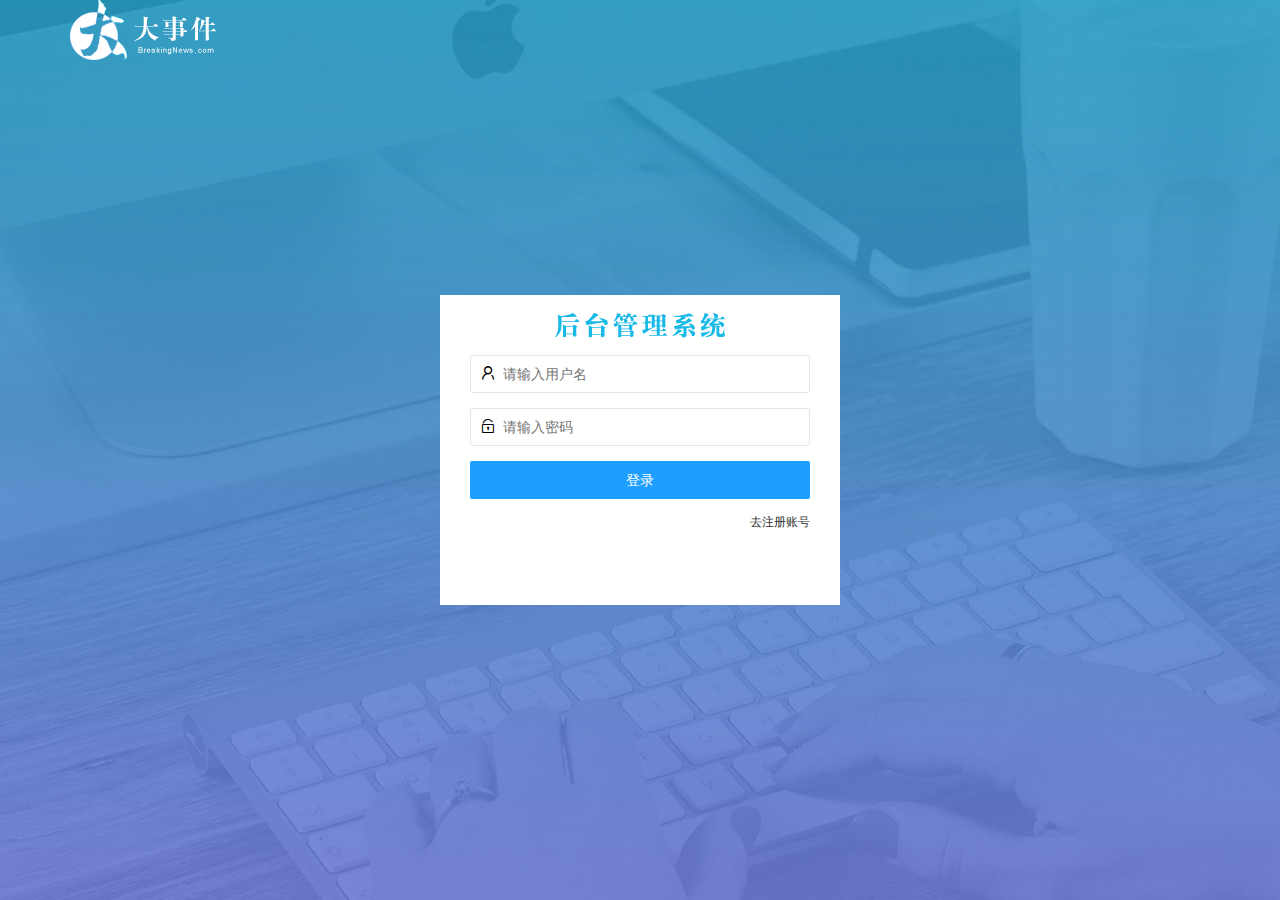
<file: login.html>
<!DOCTYPE html>
<html lang="en">
  <head>
    <meta charset="UTF-8" />
    <meta name="viewport" content="width=device-width, initial-scale=1.0" />
    <meta http-equiv="X-UA-Compatible" content="ie=edge" />
    <title>大事件-登录/注册</title>
    <link rel="stylesheet" href="/assets/lib/layui/css/layui.css" />
    <link rel="stylesheet" href="/assets/css/login.css" />
  </head>

  <body>
    <!-- 头部的 Logo 区域 -->
    <div class="layui-main">
      <img src="/assets/images/logo.png" alt="" />
    </div>

    <!-- 登录注册区域 -->
    <div class="loginAndRegBox">
      <div class="title-box"></div>
      <!-- 登录的div -->
      <div class="login-box">
        <form class="layui-form" id="form_login">
          <!-- 用户名 -->
          <div class="layui-form-item">
            <i class="layui-icon layui-icon-username"></i>
            <input
              type="text"
              name="username"
              required
              lay-verify="required"
              placeholder="请输入用户名"
              autocomplete="off"
              class="layui-input"
            />
          </div>
          <!-- 密码 -->
          <div class="layui-form-item">
            <i class="layui-icon layui-icon-password"></i>
            <input
              type="password"
              name="password"
              required
              lay-verify="required|pwd"
              placeholder="请输入密码"
              autocomplete="off"
              class="layui-input"
            />
          </div>
          <!-- 登录按钮 -->
          <div class="layui-form-item">
            <!-- 注意：表单提交按钮和普通按钮的区别，就是 lay-submit 属性 -->
            <button
              class="layui-btn layui-btn-fluid layui-btn-normal"
              lay-submit
            >
              登录
            </button>
          </div>
          <div class="layui-form-item links">
            <a href="javascript:;" id="link_reg">去注册账号</a>
          </div>
        </form>
      </div>
      <!-- 注册的div -->
      <div class="reg-box">
        <!-- 注册的div -->
        <div class="reg-box">
          <!-- 注册的表单 -->
          <form class="layui-form" id="form_reg">
            <!-- 用户名 -->
            <div class="layui-form-item">
              <i class="layui-icon layui-icon-username"></i>
              <input
                type="text"
                name="username"
                required
                lay-verify="required"
                placeholder="请输入用户名"
                autocomplete="off"
                class="layui-input"
              />
            </div>
            <!-- 密码 -->
            <div class="layui-form-item">
              <i class="layui-icon layui-icon-password"></i>
              <input
                type="password"
                name="password"
                required
                lay-verify="required|pwd"
                placeholder="请输入密码"
                autocomplete="off"
                class="layui-input"
              />
            </div>
            <!-- 密码确认框 -->
            <div class="layui-form-item">
              <i class="layui-icon layui-icon-password"></i>
              <input
                type="password"
                name="repassword"
                required
                lay-verify="required|repwd"
                placeholder="再次确认密码"
                autocomplete="off"
                class="layui-input"
              />
            </div>
            <!-- 注册按钮 -->
            <div class="layui-form-item">
              <!-- 注意：表单提交按钮和普通按钮的区别，就是 lay-submit 属性 -->
              <button
                class="layui-btn layui-btn-fluid layui-btn-normal"
                lay-submit
              >
                注册
              </button>
            </div>
            <div class="layui-form-item links">
              <a href="javascript:;" id="link_login">去登录</a>
            </div>
          </form>
        </div>
      </div>
    </div>
    <script src="/assets/lib/layui/layui.all.js"></script>
    <script src="/assets/lib/jquery.js"></script>
    <script src="/assets/js/baseAPI.js"></script>
    <script src="/assets/js/login.js"></script>
  </body>
</html>
</file>
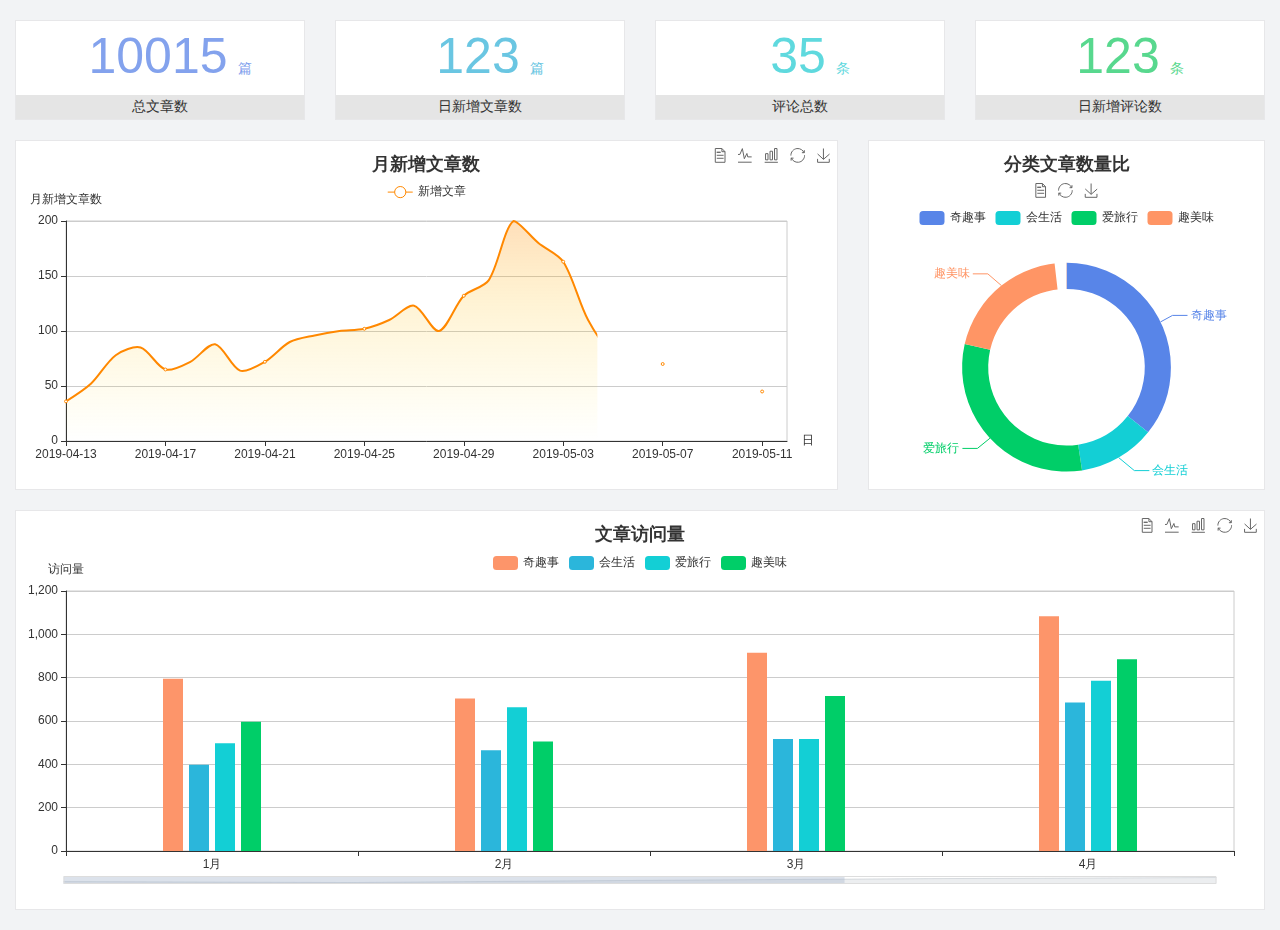
<file: home/dashboard.html>
<!DOCTYPE html>
<html lang="en">

<head>
  <meta charset="UTF-8">
  <meta name="viewport" content="width=device-width, initial-scale=1.0">
  <meta http-equiv="X-UA-Compatible" content="ie=edge">
  <title>图表统计</title>
  <link rel="stylesheet" href="../../assets/lib/bootstrap.css" />
  <link rel="stylesheet" href="../../assets/lib/main.css" />
  <script src="../../assets/lib/jquery.js"></script>
  <script type="text/javascript" src="../../assets/lib/echarts.min.js"></script>
</head>

<body>
  <div class="container-fluid">
    <div class="row spannel_list">
      <div class="col-sm-3 col-xs-6">
        <div class="spannel">
          <em>10015</em><span>篇</span>
          <b>总文章数</b>
        </div>
      </div>
      <div class="col-sm-3 col-xs-6">
        <div class="spannel scolor01">
          <em>123</em><span>篇</span>
          <b>日新增文章数</b>
        </div>
      </div>
      <div class="col-sm-3 col-xs-6">
        <div class="spannel scolor02">
          <em>35</em><span>条</span>
          <b>评论总数</b>
        </div>
      </div>
      <div class="col-sm-3 col-xs-6">
        <div class="spannel scolor03">
          <em>123</em><span>条</span>
          <b>日新增评论数</b>
        </div>
      </div>
    </div>
  </div>

  <div class="container-fluid">
    <div class="row curve-pie">
      <div class="col-lg-8 col-md-8">
        <div class="gragh_pannel" id="curve_show"></div>
      </div>
      <div class="col-lg-4 col-md-4">
        <div class="gragh_pannel" id="pie_show"></div>
      </div>
    </div>
  </div>

  <div class="container-fluid">
    <div class="column_pannel" id="column_show"></div>
  </div>

  <script>
    var oChart = echarts.init(document.getElementById('curve_show'));
    var aList_all = [
      { 'count': 36, 'date': '2019-04-13' },
      { 'count': 52, 'date': '2019-04-14' },
      { 'count': 78, 'date': '2019-04-15' },
      { 'count': 85, 'date': '2019-04-16' },
      { 'count': 65, 'date': '2019-04-17' },
      { 'count': 72, 'date': '2019-04-18' },
      { 'count': 88, 'date': '2019-04-19' },
      { 'count': 64, 'date': '2019-04-20' },
      { 'count': 72, 'date': '2019-04-21' },
      { 'count': 90, 'date': '2019-04-22' },
      { 'count': 96, 'date': '2019-04-23' },
      { 'count': 100, 'date': '2019-04-24' },
      { 'count': 102, 'date': '2019-04-25' },
      { 'count': 110, 'date': '2019-04-26' },
      { 'count': 123, 'date': '2019-04-27' },
      { 'count': 100, 'date': '2019-04-28' },
      { 'count': 132, 'date': '2019-04-29' },
      { 'count': 146, 'date': '2019-04-30' },
      { 'count': 200, 'date': '2019-05-01' },
      { 'count': 180, 'date': '2019-05-02' },
      { 'count': 163, 'date': '2019-05-03' },
      { 'count': 110, 'date': '2019-05-04' },
      { 'count': 80, 'date': '2019-05-05' },
      { 'count': 82, 'date': '2019-05-06' },
      { 'count': 70, 'date': '2019-05-07' },
      { 'count': 65, 'date': '2019-05-08' },
      { 'count': 54, 'date': '2019-05-09' },
      { 'count': 40, 'date': '2019-05-10' },
      { 'count': 45, 'date': '2019-05-11' },
      { 'count': 38, 'date': '2019-05-12' },
    ];

    let aCount = [];
    let aDate = [];

    for (var i = 0; i < aList_all.length; i++) {
      aCount.push(aList_all[i].count);
      aDate.push(aList_all[i].date);
    }

    var chartopt = {
      title: {
        text: '月新增文章数',
        left: 'center',
        top: '10'
      },
      tooltip: {
        trigger: 'axis'
      },
      legend: {
        data: ['新增文章'],
        top: '40'
      },
      toolbox: {
        show: true,
        feature: {
          mark: { show: true },
          dataView: { show: true, readOnly: false },
          magicType: { show: true, type: ['line', 'bar'] },
          restore: { show: true },
          saveAsImage: { show: true }
        }
      },
      calculable: true,
      xAxis: [
        {
          name: '日',
          type: 'category',
          boundaryGap: false,
          data: aDate
        }
      ],
      yAxis: [
        {
          name: '月新增文章数',
          type: 'value'
        }
      ],
      series: [
        {
          name: '新增文章',
          type: 'line',
          smooth: true,
          itemStyle: { normal: { areaStyle: { type: 'default' }, color: '#f80' }, lineStyle: { color: '#f80' } },
          data: aCount
        }],
      areaStyle: {
        normal: {
          color: new echarts.graphic.LinearGradient(0, 0, 0, 1, [{
            offset: 0,
            color: 'rgba(255,136,0,0.39)'
          }, {
            offset: .34,
            color: 'rgba(255,180,0,0.25)'
          }, {
            offset: 1,
            color: 'rgba(255,222,0,0.00)'
          }])

        }
      },
      grid: {
        show: true,
        x: 50,
        x2: 50,
        y: 80,
        height: 220
      }
    };

    oChart.setOption(chartopt);


    var oPie = echarts.init(document.getElementById('pie_show'));
    var oPieopt =
    {
      title: {
        top: 10,
        text: '分类文章数量比',
        x: 'center'
      },
      tooltip: {
        trigger: 'item',
        formatter: "{a} <br/>{b} : {c} ({d}%)"
      },
      color: ['#5885e8', '#13cfd5', '#00ce68', '#ff9565'],
      legend: {
        x: 'center',
        top: 65,
        data: ['奇趣事', '会生活', '爱旅行', '趣美味']
      },
      toolbox: {
        show: true,
        x: 'center',
        top: 35,
        feature: {
          mark: { show: true },
          dataView: { show: true, readOnly: false },
          magicType: {
            show: true,
            type: ['pie', 'funnel'],
            option: {
              funnel: {
                x: '25%',
                width: '50%',
                funnelAlign: 'left',
                max: 1548
              }
            }
          },
          restore: { show: true },
          saveAsImage: { show: true }
        }
      },
      calculable: true,
      series: [
        {
          name: '访问来源',
          type: 'pie',
          radius: ['45%', '60%'],
          center: ['50%', '65%'],
          data: [
            { value: 300, name: '奇趣事' },
            { value: 100, name: '会生活' },
            { value: 260, name: '爱旅行' },
            { value: 180, name: '趣美味' }
          ]
        }
      ]
    };
    oPie.setOption(oPieopt);



    var oColumn = this.echarts.init(document.getElementById('column_show'));
    var oColumnopt =
    {
      title: {
        text: '文章访问量',
        left: 'center',
        top: '10'
      },
      tooltip: {
        trigger: 'axis'
      },
      legend: {
        data: ['奇趣事', '会生活', '爱旅行', '趣美味'],
        top: '40'
      },
      toolbox: {
        show: true,
        feature: {
          mark: { show: true },
          dataView: { show: true, readOnly: false },
          magicType: { show: true, type: ['line', 'bar'] },
          restore: { show: true },
          saveAsImage: { show: true }
        }
      },
      calculable: true,
      xAxis: [
        {
          type: 'category',
          data: ['1月', '2月', '3月', '4月', '5月']
        }
      ],
      yAxis: [
        {
          name: '访问量',
          type: 'value'
        }
      ],
      series: [
        {
          name: '奇趣事',
          type: 'bar',
          barWidth: 20,
          itemStyle: {
            normal: { areaStyle: { type: 'default' }, color: '#fd956a' }
          },
          data: [800, 708, 920, 1090, 1200]
        },
        {
          name: '会生活',
          type: 'bar',
          barWidth: 20,
          itemStyle: {
            normal: { areaStyle: { type: 'default' }, color: '#2bb6db' }
          },
          data: [400, 468, 520, 690, 800]
        },
        {
          name: '爱旅行',
          type: 'bar',
          barWidth: 20,
          itemStyle: {
            normal: { areaStyle: { type: 'default' }, color: '#13cfd5' }
          },
          data: [500, 668, 520, 790, 900]
        },
        {
          name: '趣美味',
          type: 'bar',
          barWidth: 20,
          itemStyle: {
            normal: { areaStyle: { type: 'default' }, color: '#00ce68' }
          },
          data: [600, 508, 720, 890, 1000]
        }
      ],
      grid: {
        show: true,
        x: 50,
        x2: 30,
        y: 80,
        height: 260
      },
      dataZoom: [//给x轴设置滚动条
        {
          start: 0,//默认为0
          end: 100 - 1000 / 31,//默认为100
          type: 'slider',
          show: true,
          xAxisIndex: [0],
          handleSize: 0,//滑动条的 左右2个滑动条的大小
          height: 8,//组件高度
          left: 45, //左边的距离
          right: 50,//右边的距离
          bottom: 26,//右边的距离
          handleColor: '#ddd',//h滑动图标的颜色
          handleStyle: {
            borderColor: "#cacaca",
            borderWidth: "1",
            shadowBlur: 2,
            background: "#ddd",
            shadowColor: "#ddd",
          }
        }]
    };
    oColumn.setOption(oColumnopt);
  </script>
</body>

</html>
</file>
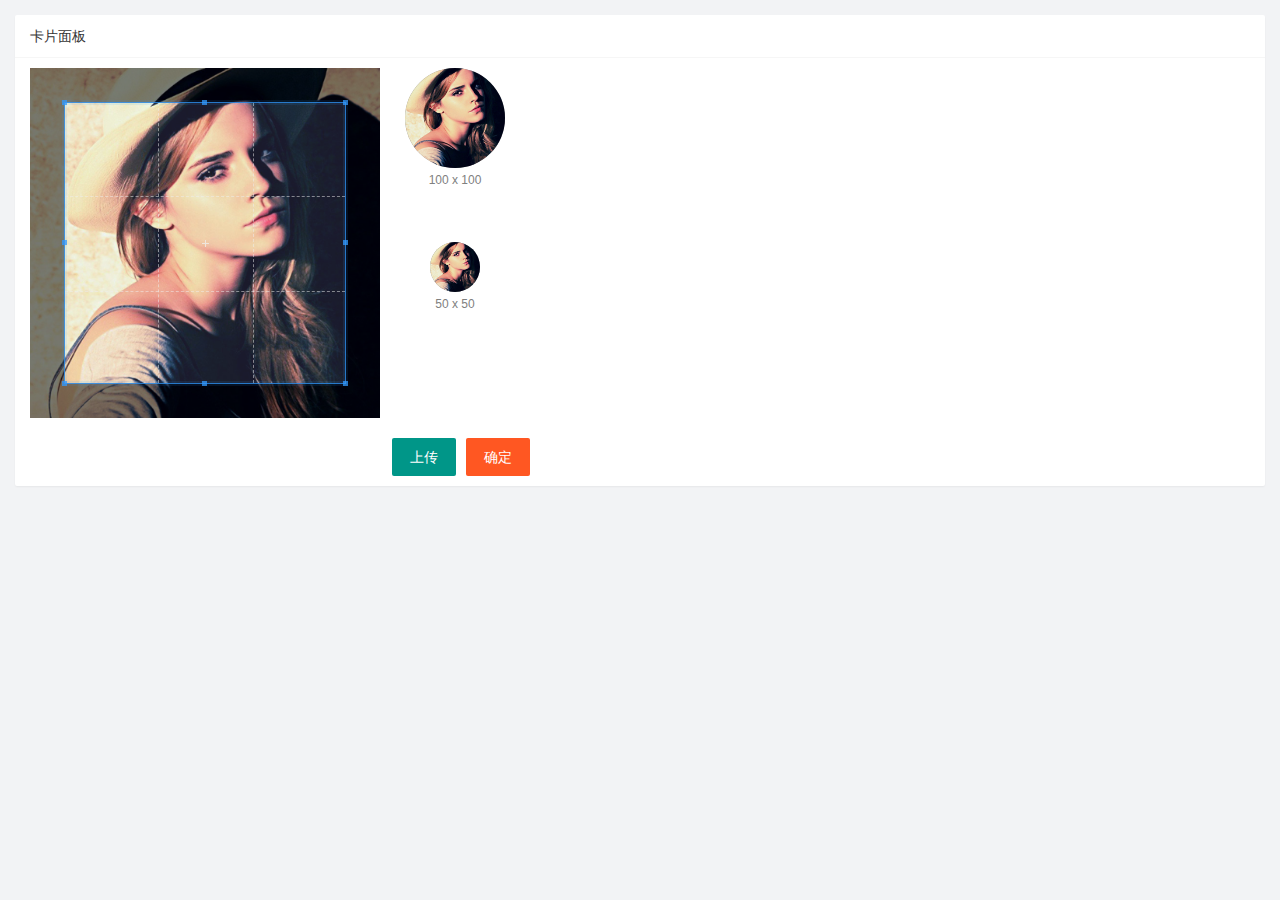
<file: user/user_avatar.html>
<!DOCTYPE html>
<html lang="en">
  <head>
    <meta charset="UTF-8" />
    <meta name="viewport" content="width=device-width, initial-scale=1.0" />
    <meta http-equiv="X-UA-Compatible" content="ie=edge" />
    <title>Document</title>
    <!-- 导入 layui 的样式 -->
    <link rel="stylesheet" href="/assets/lib/layui/css/layui.css" />
    <!-- 导入 自己的样式 -->
    <link rel="stylesheet" href="/assets/css/user/user_avatar.css" />
    <!-- 导入 cropper的样式 -->
    <link rel="stylesheet" href="/assets/lib/cropper/cropper.css" />
  </head>

  <body>
    <div class="layui-card">
      <div class="layui-card-header">卡片面板</div>
      <div class="layui-card-body">
        <!-- 第一行的图片裁剪和预览区域 -->
        <div class="row1">
          <!-- 图片裁剪区域 -->
          <div class="cropper-box">
            <!-- 这个 img 标签很重要，将来会把它初始化为裁剪区域 -->
            <img id="image" src="/assets/images/sample.jpg" />
          </div>
          <!-- 图片的预览区域 -->
          <div class="preview-box">
            <div>
              <!-- 宽高为 100px 的预览区域 -->
              <div class="img-preview w100"></div>
              <p class="size">100 x 100</p>
            </div>
            <div>
              <!-- 宽高为 50px 的预览区域 -->
              <div class="img-preview w50"></div>
              <p class="size">50 x 50</p>
            </div>
          </div>
        </div>

        <!-- 第二行的按钮区域 -->
        <div class="row2">
          <input type="file" id="file" accept="image/png,image/jpeg" />
          <button type="button" class="layui-btn" id="btnChooseImage">
            上传
          </button>
          <button
            type="button"
            class="layui-btn layui-btn-danger"
            id="btnUpload"
          >
            确定
          </button>
        </div>
      </div>
    </div>
    <!-- 导入jquery -->
    <script src="/assets/lib/jquery.js"></script>
    <!-- 导入 cropper 的js -->
    <script src="/assets/lib/cropper/Cropper.js"></script>
    <script src="/assets/lib/cropper/jquery-cropper.js"></script>
    <script src="/assets/js/baseAPI.js"></script>
    <script src="/assets/lib/layui/layui.all.js"></script>
    <script src="/assets/js/user/user_avatar.js"></script>
  </body>
</html>
</file>
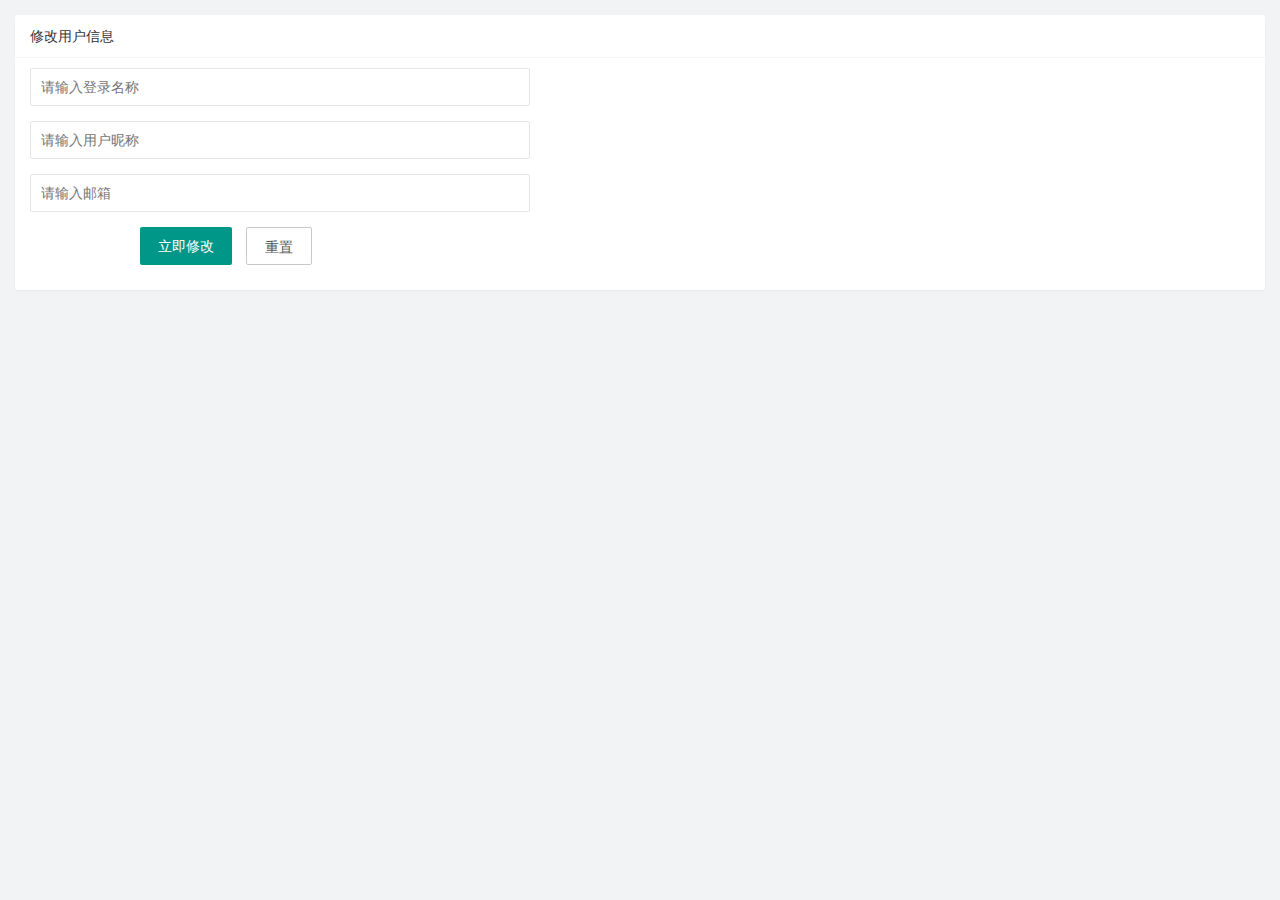
<file: user/user_info.html>
<!DOCTYPE html>
<html lang="en">
  <head>
    <meta charset="UTF-8" />
    <meta name="viewport" content="width=device-width, initial-scale=1.0" />
    <meta http-equiv="X-UA-Compatible" content="ie=edge" />
    <title>Document</title>
    <!-- 导入 layui 的样式 -->
    <link rel="stylesheet" href="/assets/lib/layui/css/layui.css" />
    <!-- 导入自己的样式 -->
    <link rel="stylesheet" href="/assets/css/user/user_info.css" />
  </head>

  <body>
    <div class="layui-card">
      <div class="layui-card-header">修改用户信息</div>
      <div class="layui-card-body">
        <!-- form 表单区域 -->
        <form class="layui-form" lay-filter="formUserInfo">
          <!-- 隐藏域 -->
          <input type="hidden" name="id" value="" />
          <div class="layui-form-item">
            <input
              type="text"
              name="username"
              required
              lay-verify="required"
              placeholder="请输入登录名称"
              autocomplete="off"
              class="layui-input"
            />
          </div>
          <div class="layui-form-item">
            <input
              type="text"
              name="nickname"
              required
              lay-verify="required"
              placeholder="请输入用户昵称"
              autocomplete="off"
              class="layui-input"
            />
          </div>
          <div class="layui-form-item">
            <input
              type="text"
              name="emali"
              required
              lay-verify="required|email"
              placeholder="请输入邮箱"
              autocomplete="off"
              class="layui-input"
            />
          </div>
          <div class="layui-form-item">
            <div class="layui-input-block">
              <button class="layui-btn" lay-submit lay-filter="formDemo">
                立即修改
              </button>
              <button
                type="reset"
                class="layui-btn layui-btn-primary"
                id="btnReset"
              >
                重置
              </button>
            </div>
          </div>
        </form>
      </div>
    </div>
    <!-- 导入 layui 的 js -->
    <script src="/assets/lib/layui/layui.all.js"></script>
    <!-- 导入 jquery -->
    <script src="/assets/lib/jquery.js"></script>
    <!-- 导入baseAPI -->
    <script src="/assets/js/baseAPI.js"></script>
    <!-- 导入自己的 js -->
    <script src="/assets/js/user/user_info.js"></script>
  </body>
</html>
</file>
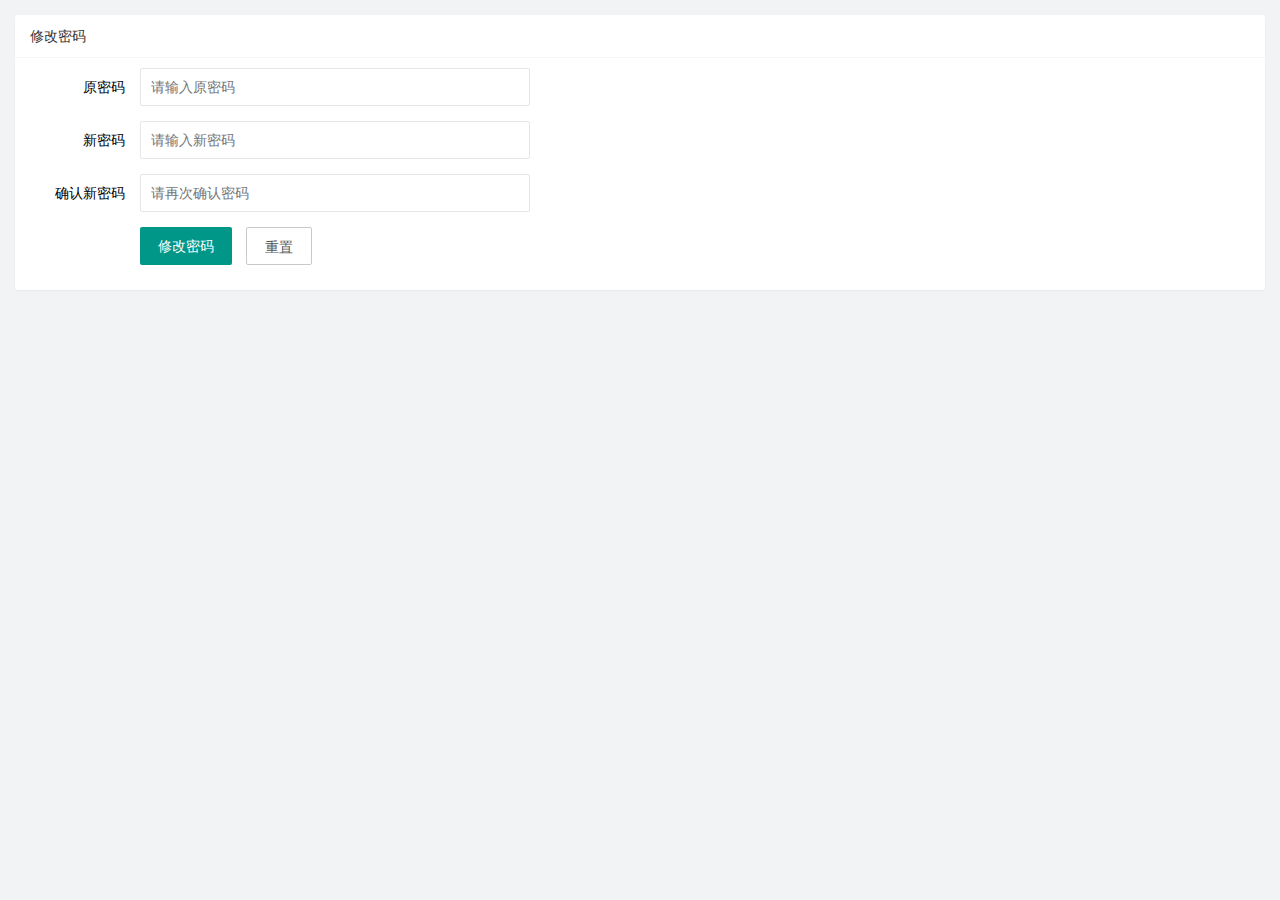
<file: user/user_pwd.html>
<!DOCTYPE html>
<html lang="en">
  <head>
    <meta charset="UTF-8" />
    <meta name="viewport" content="width=device-width, initial-scale=1.0" />
    <meta http-equiv="X-UA-Compatible" content="ie=edge" />
    <title>Document</title>
    <!-- 导入layui 的css -->
    <link rel="stylesheet" href="/assets/lib/layui/css/layui.css" />
    <!-- 导入自己的css -->
    <link rel="stylesheet" href="/assets/css/user/user_pwd.css" />
  </head>

  <body>
    <div class="layui-card">
      <div class="layui-card-header">修改密码</div>
      <div class="layui-card-body">
        <form class="layui-form" action="">
          <div class="layui-form-item">
            <label class="layui-form-label">原密码</label>
            <div class="layui-input-block">
              <input
                type="password"
                name="oldPwd"
                required
                lay-verify="required|pwd"
                placeholder="请输入原密码"
                autocomplete="off"
                class="layui-input"
              />
            </div>
          </div>
          <div class="layui-form-item">
            <label class="layui-form-label">新密码</label>
            <div class="layui-input-block">
              <input
                type="password"
                name="newPwd"
                required
                lay-verify="required|pwd|samePwd"
                placeholder="请输入新密码"
                autocomplete="off"
                class="layui-input"
              />
            </div>
          </div>
          <div class="layui-form-item">
            <label class="layui-form-label">确认新密码</label>
            <div class="layui-input-block">
              <input
                type="password"
                name="rePwd"
                required
                lay-verify="required|pwd|rePwd"
                placeholder="请再次确认密码"
                autocomplete="off"
                class="layui-input"
              />
            </div>
          </div>
          <div class="layui-form-item">
            <div class="layui-input-block">
              <button class="layui-btn" lay-submit lay-filter="formDemo">
                修改密码
              </button>
              <button type="reset" class="layui-btn layui-btn-primary">
                重置
              </button>
            </div>
          </div>
        </form>
      </div>
    </div>
    <!-- 导入 layui 的 js -->
    <script src="/assets/lib/layui/layui.all.js"></script>
    <!-- 导入 jquery -->
    <script src="/assets/lib/jquery.js"></script>
    <!-- 导入 baseAPI -->
    <script src="/assets/js/baseAPI.js"></script>
    <!-- 导入 自己的 js -->
    <script src="/assets/js/user/user_pwd.js"></script>
  </body>
</html>
</file>
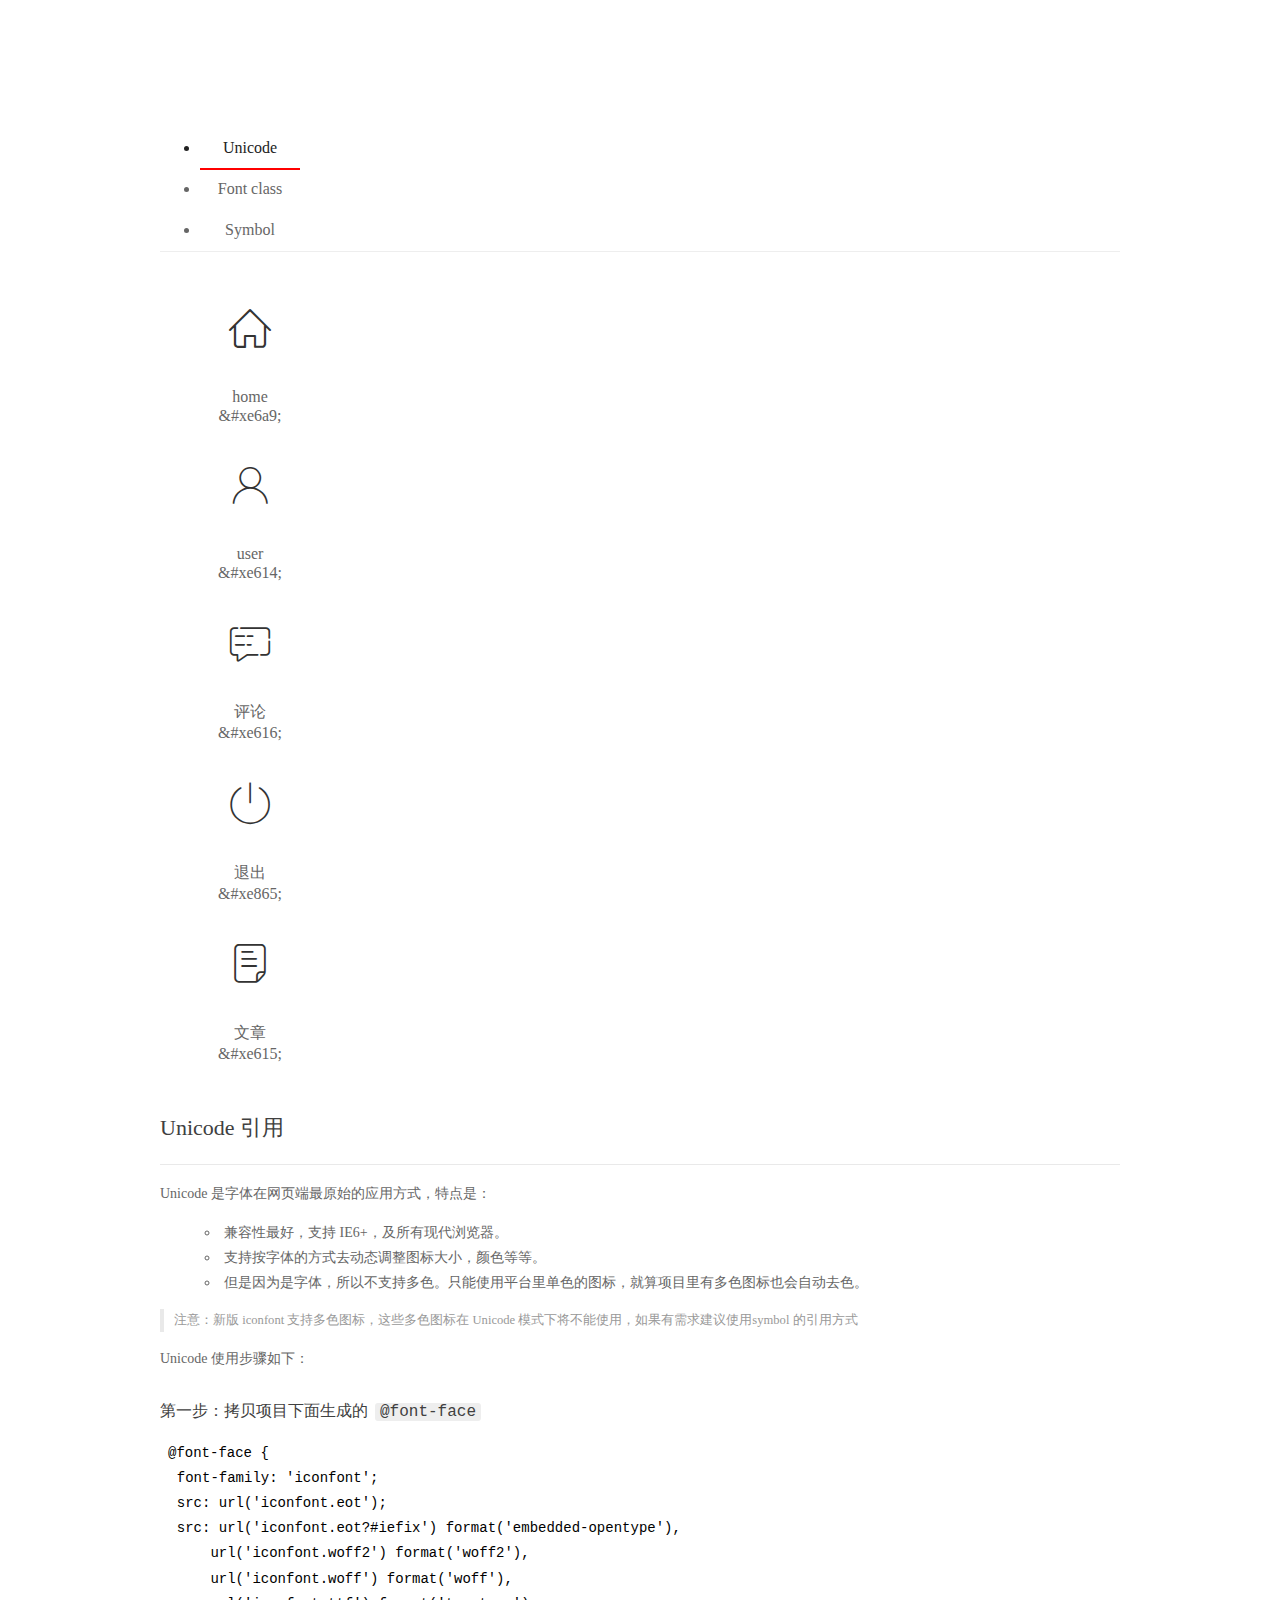
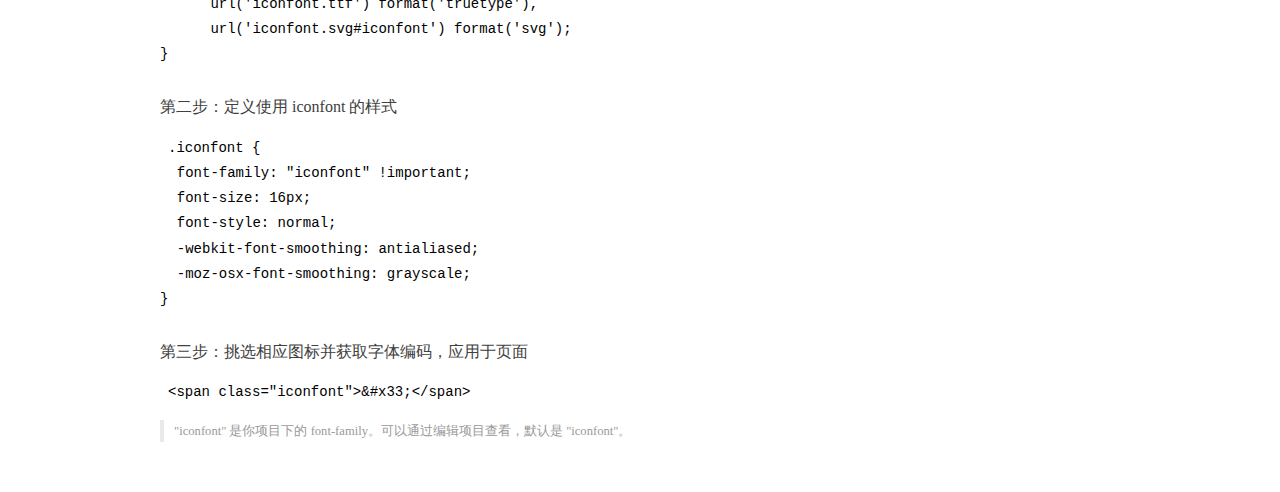
<file: assets/fonts/demo_index.html>
<!DOCTYPE html>
<html>
<head>
  <meta charset="utf-8"/>
  <title>IconFont Demo</title>
  <link rel="shortcut icon" href="https://gtms04.alicdn.com/tps/i4/TB1_oz6GVXXXXaFXpXXJDFnIXXX-64-64.ico" type="image/x-icon"/>
  <link rel="stylesheet" href="https://g.alicdn.com/thx/cube/1.3.2/cube.min.css">
  <link rel="stylesheet" href="demo.css">
  <link rel="stylesheet" href="iconfont.css">
  <script src="iconfont.js"></script>
  <!-- jQuery -->
  <script src="https://a1.alicdn.com/oss/uploads/2018/12/26/7bfddb60-08e8-11e9-9b04-53e73bb6408b.js"></script>
  <!-- 代码高亮 -->
  <script src="https://a1.alicdn.com/oss/uploads/2018/12/26/a3f714d0-08e6-11e9-8a15-ebf944d7534c.js"></script>
</head>
<body>
  <div class="main">
    <h1 class="logo"><a href="https://www.iconfont.cn/" title="iconfont 首页" target="_blank">&#xe86b;</a></h1>
    <div class="nav-tabs">
      <ul id="tabs" class="dib-box">
        <li class="dib active"><span>Unicode</span></li>
        <li class="dib"><span>Font class</span></li>
        <li class="dib"><span>Symbol</span></li>
      </ul>
      
    </div>
    <div class="tab-container">
      <div class="content unicode" style="display: block;">
          <ul class="icon_lists dib-box">
          
            <li class="dib">
              <span class="icon iconfont">&#xe6a9;</span>
                <div class="name">home</div>
                <div class="code-name">&amp;#xe6a9;</div>
              </li>
          
            <li class="dib">
              <span class="icon iconfont">&#xe614;</span>
                <div class="name">user</div>
                <div class="code-name">&amp;#xe614;</div>
              </li>
          
            <li class="dib">
              <span class="icon iconfont">&#xe616;</span>
                <div class="name">评论</div>
                <div class="code-name">&amp;#xe616;</div>
              </li>
          
            <li class="dib">
              <span class="icon iconfont">&#xe865;</span>
                <div class="name">退出</div>
                <div class="code-name">&amp;#xe865;</div>
              </li>
          
            <li class="dib">
              <span class="icon iconfont">&#xe615;</span>
                <div class="name">文章</div>
                <div class="code-name">&amp;#xe615;</div>
              </li>
          
          </ul>
          <div class="article markdown">
          <h2 id="unicode-">Unicode 引用</h2>
          <hr>

          <p>Unicode 是字体在网页端最原始的应用方式，特点是：</p>
          <ul>
            <li>兼容性最好，支持 IE6+，及所有现代浏览器。</li>
            <li>支持按字体的方式去动态调整图标大小，颜色等等。</li>
            <li>但是因为是字体，所以不支持多色。只能使用平台里单色的图标，就算项目里有多色图标也会自动去色。</li>
          </ul>
          <blockquote>
            <p>注意：新版 iconfont 支持多色图标，这些多色图标在 Unicode 模式下将不能使用，如果有需求建议使用symbol 的引用方式</p>
          </blockquote>
          <p>Unicode 使用步骤如下：</p>
          <h3 id="-font-face">第一步：拷贝项目下面生成的 <code>@font-face</code></h3>
<pre><code class="language-css"
>@font-face {
  font-family: 'iconfont';
  src: url('iconfont.eot');
  src: url('iconfont.eot?#iefix') format('embedded-opentype'),
      url('iconfont.woff2') format('woff2'),
      url('iconfont.woff') format('woff'),
      url('iconfont.ttf') format('truetype'),
      url('iconfont.svg#iconfont') format('svg');
}
</code></pre>
          <h3 id="-iconfont-">第二步：定义使用 iconfont 的样式</h3>
<pre><code class="language-css"
>.iconfont {
  font-family: "iconfont" !important;
  font-size: 16px;
  font-style: normal;
  -webkit-font-smoothing: antialiased;
  -moz-osx-font-smoothing: grayscale;
}
</code></pre>
          <h3 id="-">第三步：挑选相应图标并获取字体编码，应用于页面</h3>
<pre>
<code class="language-html"
>&lt;span class="iconfont"&gt;&amp;#x33;&lt;/span&gt;
</code></pre>
          <blockquote>
            <p>"iconfont" 是你项目下的 font-family。可以通过编辑项目查看，默认是 "iconfont"。</p>
          </blockquote>
          </div>
      </div>
      <div class="content font-class">
        <ul class="icon_lists dib-box">
          
          <li class="dib">
            <span class="icon iconfont icon-home"></span>
            <div class="name">
              home
            </div>
            <div class="code-name">.icon-home
            </div>
          </li>
          
          <li class="dib">
            <span class="icon iconfont icon-user"></span>
            <div class="name">
              user
            </div>
            <div class="code-name">.icon-user
            </div>
          </li>
          
          <li class="dib">
            <span class="icon iconfont icon-pinglun"></span>
            <div class="name">
              评论
            </div>
            <div class="code-name">.icon-pinglun
            </div>
          </li>
          
          <li class="dib">
            <span class="icon iconfont icon-tuichu"></span>
            <div class="name">
              退出
            </div>
            <div class="code-name">.icon-tuichu
            </div>
          </li>
          
          <li class="dib">
            <span class="icon iconfont icon-16"></span>
            <div class="name">
              文章
            </div>
            <div class="code-name">.icon-16
            </div>
          </li>
          
        </ul>
        <div class="article markdown">
        <h2 id="font-class-">font-class 引用</h2>
        <hr>

        <p>font-class 是 Unicode 使用方式的一种变种，主要是解决 Unicode 书写不直观，语意不明确的问题。</p>
        <p>与 Unicode 使用方式相比，具有如下特点：</p>
        <ul>
          <li>兼容性良好，支持 IE8+，及所有现代浏览器。</li>
          <li>相比于 Unicode 语意明确，书写更直观。可以很容易分辨这个 icon 是什么。</li>
          <li>因为使用 class 来定义图标，所以当要替换图标时，只需要修改 class 里面的 Unicode 引用。</li>
          <li>不过因为本质上还是使用的字体，所以多色图标还是不支持的。</li>
        </ul>
        <p>使用步骤如下：</p>
        <h3 id="-fontclass-">第一步：引入项目下面生成的 fontclass 代码：</h3>
<pre><code class="language-html">&lt;link rel="stylesheet" href="./iconfont.css"&gt;
</code></pre>
        <h3 id="-">第二步：挑选相应图标并获取类名，应用于页面：</h3>
<pre><code class="language-html">&lt;span class="iconfont icon-xxx"&gt;&lt;/span&gt;
</code></pre>
        <blockquote>
          <p>"
            iconfont" 是你项目下的 font-family。可以通过编辑项目查看，默认是 "iconfont"。</p>
        </blockquote>
      </div>
      </div>
      <div class="content symbol">
          <ul class="icon_lists dib-box">
          
            <li class="dib">
                <svg class="icon svg-icon" aria-hidden="true">
                  <use xlink:href="#icon-home"></use>
                </svg>
                <div class="name">home</div>
                <div class="code-name">#icon-home</div>
            </li>
          
            <li class="dib">
                <svg class="icon svg-icon" aria-hidden="true">
                  <use xlink:href="#icon-user"></use>
                </svg>
                <div class="name">user</div>
                <div class="code-name">#icon-user</div>
            </li>
          
            <li class="dib">
                <svg class="icon svg-icon" aria-hidden="true">
                  <use xlink:href="#icon-pinglun"></use>
                </svg>
                <div class="name">评论</div>
                <div class="code-name">#icon-pinglun</div>
            </li>
          
            <li class="dib">
                <svg class="icon svg-icon" aria-hidden="true">
                  <use xlink:href="#icon-tuichu"></use>
                </svg>
                <div class="name">退出</div>
                <div class="code-name">#icon-tuichu</div>
            </li>
          
            <li class="dib">
                <svg class="icon svg-icon" aria-hidden="true">
                  <use xlink:href="#icon-16"></use>
                </svg>
                <div class="name">文章</div>
                <div class="code-name">#icon-16</div>
            </li>
          
          </ul>
          <div class="article markdown">
          <h2 id="symbol-">Symbol 引用</h2>
          <hr>

          <p>这是一种全新的使用方式，应该说这才是未来的主流，也是平台目前推荐的用法。相关介绍可以参考这篇<a href="">文章</a>
            这种用法其实是做了一个 SVG 的集合，与另外两种相比具有如下特点：</p>
          <ul>
            <li>支持多色图标了，不再受单色限制。</li>
            <li>通过一些技巧，支持像字体那样，通过 <code>font-size</code>, <code>color</code> 来调整样式。</li>
            <li>兼容性较差，支持 IE9+，及现代浏览器。</li>
            <li>浏览器渲染 SVG 的性能一般，还不如 png。</li>
          </ul>
          <p>使用步骤如下：</p>
          <h3 id="-symbol-">第一步：引入项目下面生成的 symbol 代码：</h3>
<pre><code class="language-html">&lt;script src="./iconfont.js"&gt;&lt;/script&gt;
</code></pre>
          <h3 id="-css-">第二步：加入通用 CSS 代码（引入一次就行）：</h3>
<pre><code class="language-html">&lt;style&gt;
.icon {
  width: 1em;
  height: 1em;
  vertical-align: -0.15em;
  fill: currentColor;
  overflow: hidden;
}
&lt;/style&gt;
</code></pre>
          <h3 id="-">第三步：挑选相应图标并获取类名，应用于页面：</h3>
<pre><code class="language-html">&lt;svg class="icon" aria-hidden="true"&gt;
  &lt;use xlink:href="#icon-xxx"&gt;&lt;/use&gt;
&lt;/svg&gt;
</code></pre>
          </div>
      </div>

    </div>
  </div>
  <script>
  $(document).ready(function () {
      $('.tab-container .content:first').show()

      $('#tabs li').click(function (e) {
        var tabContent = $('.tab-container .content')
        var index = $(this).index()

        if ($(this).hasClass('active')) {
          return
        } else {
          $('#tabs li').removeClass('active')
          $(this).addClass('active')

          tabContent.hide().eq(index).fadeIn()
        }
      })
    })
  </script>
</body>
</html>
</file>
<file: assets/lib/layui/css/layui.css>
/** layui-v2.5.5 MIT License By https://www.layui.com */
 .layui-inline,img{display:inline-block;vertical-align:middle}h1,h2,h3,h4,h5,h6{font-weight:400}.layui-edge,.layui-header,.layui-inline,.layui-main{position:relative}.layui-body,.layui-edge,.layui-elip{overflow:hidden}.layui-btn,.layui-edge,.layui-inline,img{vertical-align:middle}.layui-btn,.layui-disabled,.layui-icon,.layui-unselect{-moz-user-select:none;-webkit-user-select:none;-ms-user-select:none}.layui-elip,.layui-form-checkbox span,.layui-form-pane .layui-form-label{text-overflow:ellipsis;white-space:nowrap}.layui-breadcrumb,.layui-tree-btnGroup{visibility:hidden}blockquote,body,button,dd,div,dl,dt,form,h1,h2,h3,h4,h5,h6,input,li,ol,p,pre,td,textarea,th,ul{margin:0;padding:0;-webkit-tap-highlight-color:rgba(0,0,0,0)}a:active,a:hover{outline:0}img{border:none}li{list-style:none}table{border-collapse:collapse;border-spacing:0}h4,h5,h6{font-size:100%}button,input,optgroup,option,select,textarea{font-family:inherit;font-size:inherit;font-style:inherit;font-weight:inherit;outline:0}pre{white-space:pre-wrap;white-space:-moz-pre-wrap;white-space:-pre-wrap;white-space:-o-pre-wrap;word-wrap:break-word}body{line-height:24px;font:14px Helvetica Neue,Helvetica,PingFang SC,Tahoma,Arial,sans-serif}hr{height:1px;margin:10px 0;border:0;clear:both}a{color:#333;text-decoration:none}a:hover{color:#777}a cite{font-style:normal;*cursor:pointer}.layui-border-box,.layui-border-box *{box-sizing:border-box}.layui-box,.layui-box *{box-sizing:content-box}.layui-clear{clear:both;*zoom:1}.layui-clear:after{content:'\20';clear:both;*zoom:1;display:block;height:0}.layui-inline{*display:inline;*zoom:1}.layui-edge{display:inline-block;width:0;height:0;border-width:6px;border-style:dashed;border-color:transparent}.layui-edge-top{top:-4px;border-bottom-color:#999;border-bottom-style:solid}.layui-edge-right{border-left-color:#999;border-left-style:solid}.layui-edge-bottom{top:2px;border-top-color:#999;border-top-style:solid}.layui-edge-left{border-right-color:#999;border-right-style:solid}.layui-disabled,.layui-disabled:hover{color:#d2d2d2!important;cursor:not-allowed!important}.layui-circle{border-radius:100%}.layui-show{display:block!important}.layui-hide{display:none!important}@font-face{font-family:layui-icon;src:url(../font/iconfont.eot?v=250);src:url(../font/iconfont.eot?v=250#iefix) format('embedded-opentype'),url(../font/iconfont.woff2?v=250) format('woff2'),url(../font/iconfont.woff?v=250) format('woff'),url(../font/iconfont.ttf?v=250) format('truetype'),url(../font/iconfont.svg?v=250#layui-icon) format('svg')}.layui-icon{font-family:layui-icon!important;font-size:16px;font-style:normal;-webkit-font-smoothing:antialiased;-moz-osx-font-smoothing:grayscale}.layui-icon-reply-fill:before{content:"\e611"}.layui-icon-set-fill:before{content:"\e614"}.layui-icon-menu-fill:before{content:"\e60f"}.layui-icon-search:before{content:"\e615"}.layui-icon-share:before{content:"\e641"}.layui-icon-set-sm:before{content:"\e620"}.layui-icon-engine:before{content:"\e628"}.layui-icon-close:before{content:"\1006"}.layui-icon-close-fill:before{content:"\1007"}.layui-icon-chart-screen:before{content:"\e629"}.layui-icon-star:before{content:"\e600"}.layui-icon-circle-dot:before{content:"\e617"}.layui-icon-chat:before{content:"\e606"}.layui-icon-release:before{content:"\e609"}.layui-icon-list:before{content:"\e60a"}.layui-icon-chart:before{content:"\e62c"}.layui-icon-ok-circle:before{content:"\1005"}.layui-icon-layim-theme:before{content:"\e61b"}.layui-icon-table:before{content:"\e62d"}.layui-icon-right:before{content:"\e602"}.layui-icon-left:before{content:"\e603"}.layui-icon-cart-simple:before{content:"\e698"}.layui-icon-face-cry:before{content:"\e69c"}.layui-icon-face-smile:before{content:"\e6af"}.layui-icon-survey:before{content:"\e6b2"}.layui-icon-tree:before{content:"\e62e"}.layui-icon-upload-circle:before{content:"\e62f"}.layui-icon-add-circle:before{content:"\e61f"}.layui-icon-download-circle:before{content:"\e601"}.layui-icon-templeate-1:before{content:"\e630"}.layui-icon-util:before{content:"\e631"}.layui-icon-face-surprised:before{content:"\e664"}.layui-icon-edit:before{content:"\e642"}.layui-icon-speaker:before{content:"\e645"}.layui-icon-down:before{content:"\e61a"}.layui-icon-file:before{content:"\e621"}.layui-icon-layouts:before{content:"\e632"}.layui-icon-rate-half:before{content:"\e6c9"}.layui-icon-add-circle-fine:before{content:"\e608"}.layui-icon-prev-circle:before{content:"\e633"}.layui-icon-read:before{content:"\e705"}.layui-icon-404:before{content:"\e61c"}.layui-icon-carousel:before{content:"\e634"}.layui-icon-help:before{content:"\e607"}.layui-icon-code-circle:before{content:"\e635"}.layui-icon-water:before{content:"\e636"}.layui-icon-username:before{content:"\e66f"}.layui-icon-find-fill:before{content:"\e670"}.layui-icon-about:before{content:"\e60b"}.layui-icon-location:before{content:"\e715"}.layui-icon-up:before{content:"\e619"}.layui-icon-pause:before{content:"\e651"}.layui-icon-date:before{content:"\e637"}.layui-icon-layim-uploadfile:before{content:"\e61d"}.layui-icon-delete:before{content:"\e640"}.layui-icon-play:before{content:"\e652"}.layui-icon-top:before{content:"\e604"}.layui-icon-friends:before{content:"\e612"}.layui-icon-refresh-3:before{content:"\e9aa"}.layui-icon-ok:before{content:"\e605"}.layui-icon-layer:before{content:"\e638"}.layui-icon-face-smile-fine:before{content:"\e60c"}.layui-icon-dollar:before{content:"\e659"}.layui-icon-group:before{content:"\e613"}.layui-icon-layim-download:before{content:"\e61e"}.layui-icon-picture-fine:before{content:"\e60d"}.layui-icon-link:before{content:"\e64c"}.layui-icon-diamond:before{content:"\e735"}.layui-icon-log:before{content:"\e60e"}.layui-icon-rate-solid:before{content:"\e67a"}.layui-icon-fonts-del:before{content:"\e64f"}.layui-icon-unlink:before{content:"\e64d"}.layui-icon-fonts-clear:before{content:"\e639"}.layui-icon-triangle-r:before{content:"\e623"}.layui-icon-circle:before{content:"\e63f"}.layui-icon-radio:before{content:"\e643"}.layui-icon-align-center:before{content:"\e647"}.layui-icon-align-right:before{content:"\e648"}.layui-icon-align-left:before{content:"\e649"}.layui-icon-loading-1:before{content:"\e63e"}.layui-icon-return:before{content:"\e65c"}.layui-icon-fonts-strong:before{content:"\e62b"}.layui-icon-upload:before{content:"\e67c"}.layui-icon-dialogue:before{content:"\e63a"}.layui-icon-video:before{content:"\e6ed"}.layui-icon-headset:before{content:"\e6fc"}.layui-icon-cellphone-fine:before{content:"\e63b"}.layui-icon-add-1:before{content:"\e654"}.layui-icon-face-smile-b:before{content:"\e650"}.layui-icon-fonts-html:before{content:"\e64b"}.layui-icon-form:before{content:"\e63c"}.layui-icon-cart:before{content:"\e657"}.layui-icon-camera-fill:before{content:"\e65d"}.layui-icon-tabs:before{content:"\e62a"}.layui-icon-fonts-code:before{content:"\e64e"}.layui-icon-fire:before{content:"\e756"}.layui-icon-set:before{content:"\e716"}.layui-icon-fonts-u:before{content:"\e646"}.layui-icon-triangle-d:before{content:"\e625"}.layui-icon-tips:before{content:"\e702"}.layui-icon-picture:before{content:"\e64a"}.layui-icon-more-vertical:before{content:"\e671"}.layui-icon-flag:before{content:"\e66c"}.layui-icon-loading:before{content:"\e63d"}.layui-icon-fonts-i:before{content:"\e644"}.layui-icon-refresh-1:before{content:"\e666"}.layui-icon-rmb:before{content:"\e65e"}.layui-icon-home:before{content:"\e68e"}.layui-icon-user:before{content:"\e770"}.layui-icon-notice:before{content:"\e667"}.layui-icon-login-weibo:before{content:"\e675"}.layui-icon-voice:before{content:"\e688"}.layui-icon-upload-drag:before{content:"\e681"}.layui-icon-login-qq:before{content:"\e676"}.layui-icon-snowflake:before{content:"\e6b1"}.layui-icon-file-b:before{content:"\e655"}.layui-icon-template:before{content:"\e663"}.layui-icon-auz:before{content:"\e672"}.layui-icon-console:before{content:"\e665"}.layui-icon-app:before{content:"\e653"}.layui-icon-prev:before{content:"\e65a"}.layui-icon-website:before{content:"\e7ae"}.layui-icon-next:before{content:"\e65b"}.layui-icon-component:before{content:"\e857"}.layui-icon-more:before{content:"\e65f"}.layui-icon-login-wechat:before{content:"\e677"}.layui-icon-shrink-right:before{content:"\e668"}.layui-icon-spread-left:before{content:"\e66b"}.layui-icon-camera:before{content:"\e660"}.layui-icon-note:before{content:"\e66e"}.layui-icon-refresh:before{content:"\e669"}.layui-icon-female:before{content:"\e661"}.layui-icon-male:before{content:"\e662"}.layui-icon-password:before{content:"\e673"}.layui-icon-senior:before{content:"\e674"}.layui-icon-theme:before{content:"\e66a"}.layui-icon-tread:before{content:"\e6c5"}.layui-icon-praise:before{content:"\e6c6"}.layui-icon-star-fill:before{content:"\e658"}.layui-icon-rate:before{content:"\e67b"}.layui-icon-template-1:before{content:"\e656"}.layui-icon-vercode:before{content:"\e679"}.layui-icon-cellphone:before{content:"\e678"}.layui-icon-screen-full:before{content:"\e622"}.layui-icon-screen-restore:before{content:"\e758"}.layui-icon-cols:before{content:"\e610"}.layui-icon-export:before{content:"\e67d"}.layui-icon-print:before{content:"\e66d"}.layui-icon-slider:before{content:"\e714"}.layui-icon-addition:before{content:"\e624"}.layui-icon-subtraction:before{content:"\e67e"}.layui-icon-service:before{content:"\e626"}.layui-icon-transfer:before{content:"\e691"}.layui-main{width:1140px;margin:0 auto}.layui-header{z-index:1000;height:60px}.layui-header a:hover{transition:all .5s;-webkit-transition:all .5s}.layui-side{position:fixed;left:0;top:0;bottom:0;z-index:999;width:200px;overflow-x:hidden}.layui-side-scroll{position:relative;width:220px;height:100%;overflow-x:hidden}.layui-body{position:absolute;left:200px;right:0;top:0;bottom:0;z-index:998;width:auto;overflow-y:auto;box-sizing:border-box}.layui-layout-body{overflow:hidden}.layui-layout-admin .layui-header{background-color:#23262E}.layui-layout-admin .layui-side{top:60px;width:200px;overflow-x:hidden}.layui-layout-admin .layui-body{position:fixed;top:60px;bottom:44px}.layui-layout-admin .layui-main{width:auto;margin:0 15px}.layui-layout-admin .layui-footer{position:fixed;left:200px;right:0;bottom:0;height:44px;line-height:44px;padding:0 15px;background-color:#eee}.layui-layout-admin .layui-logo{position:absolute;left:0;top:0;width:200px;height:100%;line-height:60px;text-align:center;color:#009688;font-size:16px}.layui-layout-admin .layui-header .layui-nav{background:0 0}.layui-layout-left{position:absolute!important;left:200px;top:0}.layui-layout-right{position:absolute!important;right:0;top:0}.layui-container{position:relative;margin:0 auto;padding:0 15px;box-sizing:border-box}.layui-fluid{position:relative;margin:0 auto;padding:0 15px}.layui-row:after,.layui-row:before{content:'';display:block;clear:both}.layui-col-lg1,.layui-col-lg10,.layui-col-lg11,.layui-col-lg12,.layui-col-lg2,.layui-col-lg3,.layui-col-lg4,.layui-col-lg5,.layui-col-lg6,.layui-col-lg7,.layui-col-lg8,.layui-col-lg9,.layui-col-md1,.layui-col-md10,.layui-col-md11,.layui-col-md12,.layui-col-md2,.layui-col-md3,.layui-col-md4,.layui-col-md5,.layui-col-md6,.layui-col-md7,.layui-col-md8,.layui-col-md9,.layui-col-sm1,.layui-col-sm10,.layui-col-sm11,.layui-col-sm12,.layui-col-sm2,.layui-col-sm3,.layui-col-sm4,.layui-col-sm5,.layui-col-sm6,.layui-col-sm7,.layui-col-sm8,.layui-col-sm9,.layui-col-xs1,.layui-col-xs10,.layui-col-xs11,.layui-col-xs12,.layui-col-xs2,.layui-col-xs3,.layui-col-xs4,.layui-col-xs5,.layui-col-xs6,.layui-col-xs7,.layui-col-xs8,.layui-col-xs9{position:relative;display:block;box-sizing:border-box}.layui-col-xs1,.layui-col-xs10,.layui-col-xs11,.layui-col-xs12,.layui-col-xs2,.layui-col-xs3,.layui-col-xs4,.layui-col-xs5,.layui-col-xs6,.layui-col-xs7,.layui-col-xs8,.layui-col-xs9{float:left}.layui-col-xs1{width:8.33333333%}.layui-col-xs2{width:16.66666667%}.layui-col-xs3{width:25%}.layui-col-xs4{width:33.33333333%}.layui-col-xs5{width:41.66666667%}.layui-col-xs6{width:50%}.layui-col-xs7{width:58.33333333%}.layui-col-xs8{width:66.66666667%}.layui-col-xs9{width:75%}.layui-col-xs10{width:83.33333333%}.layui-col-xs11{width:91.66666667%}.layui-col-xs12{width:100%}.layui-col-xs-offset1{margin-left:8.33333333%}.layui-col-xs-offset2{margin-left:16.66666667%}.layui-col-xs-offset3{margin-left:25%}.layui-col-xs-offset4{margin-left:33.33333333%}.layui-col-xs-offset5{margin-left:41.66666667%}.layui-col-xs-offset6{margin-left:50%}.layui-col-xs-offset7{margin-left:58.33333333%}.layui-col-xs-offset8{margin-left:66.66666667%}.layui-col-xs-offset9{margin-left:75%}.layui-col-xs-offset10{margin-left:83.33333333%}.layui-col-xs-offset11{margin-left:91.66666667%}.layui-col-xs-offset12{margin-left:100%}@media screen and (max-width:768px){.layui-hide-xs{display:none!important}.layui-show-xs-block{display:block!important}.layui-show-xs-inline{display:inline!important}.layui-show-xs-inline-block{display:inline-block!important}}@media screen and (min-width:768px){.layui-container{width:750px}.layui-hide-sm{display:none!important}.layui-show-sm-block{display:block!important}.layui-show-sm-inline{display:inline!important}.layui-show-sm-inline-block{display:inline-block!important}.layui-col-sm1,.layui-col-sm10,.layui-col-sm11,.layui-col-sm12,.layui-col-sm2,.layui-col-sm3,.layui-col-sm4,.layui-col-sm5,.layui-col-sm6,.layui-col-sm7,.layui-col-sm8,.layui-col-sm9{float:left}.layui-col-sm1{width:8.33333333%}.layui-col-sm2{width:16.66666667%}.layui-col-sm3{width:25%}.layui-col-sm4{width:33.33333333%}.layui-col-sm5{width:41.66666667%}.layui-col-sm6{width:50%}.layui-col-sm7{width:58.33333333%}.layui-col-sm8{width:66.66666667%}.layui-col-sm9{width:75%}.layui-col-sm10{width:83.33333333%}.layui-col-sm11{width:91.66666667%}.layui-col-sm12{width:100%}.layui-col-sm-offset1{margin-left:8.33333333%}.layui-col-sm-offset2{margin-left:16.66666667%}.layui-col-sm-offset3{margin-left:25%}.layui-col-sm-offset4{margin-left:33.33333333%}.layui-col-sm-offset5{margin-left:41.66666667%}.layui-col-sm-offset6{margin-left:50%}.layui-col-sm-offset7{margin-left:58.33333333%}.layui-col-sm-offset8{margin-left:66.66666667%}.layui-col-sm-offset9{margin-left:75%}.layui-col-sm-offset10{margin-left:83.33333333%}.layui-col-sm-offset11{margin-left:91.66666667%}.layui-col-sm-offset12{margin-left:100%}}@media screen and (min-width:992px){.layui-container{width:970px}.layui-hide-md{display:none!important}.layui-show-md-block{display:block!important}.layui-show-md-inline{display:inline!important}.layui-show-md-inline-block{display:inline-block!important}.layui-col-md1,.layui-col-md10,.layui-col-md11,.layui-col-md12,.layui-col-md2,.layui-col-md3,.layui-col-md4,.layui-col-md5,.layui-col-md6,.layui-col-md7,.layui-col-md8,.layui-col-md9{float:left}.layui-col-md1{width:8.33333333%}.layui-col-md2{width:16.66666667%}.layui-col-md3{width:25%}.layui-col-md4{width:33.33333333%}.layui-col-md5{width:41.66666667%}.layui-col-md6{width:50%}.layui-col-md7{width:58.33333333%}.layui-col-md8{width:66.66666667%}.layui-col-md9{width:75%}.layui-col-md10{width:83.33333333%}.layui-col-md11{width:91.66666667%}.layui-col-md12{width:100%}.layui-col-md-offset1{margin-left:8.33333333%}.layui-col-md-offset2{margin-left:16.66666667%}.layui-col-md-offset3{margin-left:25%}.layui-col-md-offset4{margin-left:33.33333333%}.layui-col-md-offset5{margin-left:41.66666667%}.layui-col-md-offset6{margin-left:50%}.layui-col-md-offset7{margin-left:58.33333333%}.layui-col-md-offset8{margin-left:66.66666667%}.layui-col-md-offset9{margin-left:75%}.layui-col-md-offset10{margin-left:83.33333333%}.layui-col-md-offset11{margin-left:91.66666667%}.layui-col-md-offset12{margin-left:100%}}@media screen and (min-width:1200px){.layui-container{width:1170px}.layui-hide-lg{display:none!important}.layui-show-lg-block{display:block!important}.layui-show-lg-inline{display:inline!important}.layui-show-lg-inline-block{display:inline-block!important}.layui-col-lg1,.layui-col-lg10,.layui-col-lg11,.layui-col-lg12,.layui-col-lg2,.layui-col-lg3,.layui-col-lg4,.layui-col-lg5,.layui-col-lg6,.layui-col-lg7,.layui-col-lg8,.layui-col-lg9{float:left}.layui-col-lg1{width:8.33333333%}.layui-col-lg2{width:16.66666667%}.layui-col-lg3{width:25%}.layui-col-lg4{width:33.33333333%}.layui-col-lg5{width:41.66666667%}.layui-col-lg6{width:50%}.layui-col-lg7{width:58.33333333%}.layui-col-lg8{width:66.66666667%}.layui-col-lg9{width:75%}.layui-col-lg10{width:83.33333333%}.layui-col-lg11{width:91.66666667%}.layui-col-lg12{width:100%}.layui-col-lg-offset1{margin-left:8.33333333%}.layui-col-lg-offset2{margin-left:16.66666667%}.layui-col-lg-offset3{margin-left:25%}.layui-col-lg-offset4{margin-left:33.33333333%}.layui-col-lg-offset5{margin-left:41.66666667%}.layui-col-lg-offset6{margin-left:50%}.layui-col-lg-offset7{margin-left:58.33333333%}.layui-col-lg-offset8{margin-left:66.66666667%}.layui-col-lg-offset9{margin-left:75%}.layui-col-lg-offset10{margin-left:83.33333333%}.layui-col-lg-offset11{margin-left:91.66666667%}.layui-col-lg-offset12{margin-left:100%}}.layui-col-space1{margin:-.5px}.layui-col-space1>*{padding:.5px}.layui-col-space3{margin:-1.5px}.layui-col-space3>*{padding:1.5px}.layui-col-space5{margin:-2.5px}.layui-col-space5>*{padding:2.5px}.layui-col-space8{margin:-3.5px}.layui-col-space8>*{padding:3.5px}.layui-col-space10{margin:-5px}.layui-col-space10>*{padding:5px}.layui-col-space12{margin:-6px}.layui-col-space12>*{padding:6px}.layui-col-space15{margin:-7.5px}.layui-col-space15>*{padding:7.5px}.layui-col-space18{margin:-9px}.layui-col-space18>*{padding:9px}.layui-col-space20{margin:-10px}.layui-col-space20>*{padding:10px}.layui-col-space22{margin:-11px}.layui-col-space22>*{padding:11px}.layui-col-space25{margin:-12.5px}.layui-col-space25>*{padding:12.5px}.layui-col-space30{margin:-15px}.layui-col-space30>*{padding:15px}.layui-btn,.layui-input,.layui-select,.layui-textarea,.layui-upload-button{outline:0;-webkit-appearance:none;transition:all .3s;-webkit-transition:all .3s;box-sizing:border-box}.layui-elem-quote{margin-bottom:10px;padding:15px;line-height:22px;border-left:5px solid #009688;border-radius:0 2px 2px 0;background-color:#f2f2f2}.layui-quote-nm{border-style:solid;border-width:1px 1px 1px 5px;background:0 0}.layui-elem-field{margin-bottom:10px;padding:0;border-width:1px;border-style:solid}.layui-elem-field legend{margin-left:20px;padding:0 10px;font-size:20px;font-weight:300}.layui-field-title{margin:10px 0 20px;border-width:1px 0 0}.layui-field-box{padding:10px 15px}.layui-field-title .layui-field-box{padding:10px 0}.layui-progress{position:relative;height:6px;border-radius:20px;background-color:#e2e2e2}.layui-progress-bar{position:absolute;left:0;top:0;width:0;max-width:100%;height:6px;border-radius:20px;text-align:right;background-color:#5FB878;transition:all .3s;-webkit-transition:all .3s}.layui-progress-big,.layui-progress-big .layui-progress-bar{height:18px;line-height:18px}.layui-progress-text{position:relative;top:-20px;line-height:18px;font-size:12px;color:#666}.layui-progress-big .layui-progress-text{position:static;padding:0 10px;color:#fff}.layui-collapse{border-width:1px;border-style:solid;border-radius:2px}.layui-colla-content,.layui-colla-item{border-top-width:1px;border-top-style:solid}.layui-colla-item:first-child{border-top:none}.layui-colla-title{position:relative;height:42px;line-height:42px;padding:0 15px 0 35px;color:#333;background-color:#f2f2f2;cursor:pointer;font-size:14px;overflow:hidden}.layui-colla-content{display:none;padding:10px 15px;line-height:22px;color:#666}.layui-colla-icon{position:absolute;left:15px;top:0;font-size:14px}.layui-card{margin-bottom:15px;border-radius:2px;background-color:#fff;box-shadow:0 1px 2px 0 rgba(0,0,0,.05)}.layui-card:last-child{margin-bottom:0}.layui-card-header{position:relative;height:42px;line-height:42px;padding:0 15px;border-bottom:1px solid #f6f6f6;color:#333;border-radius:2px 2px 0 0;font-size:14px}.layui-bg-black,.layui-bg-blue,.layui-bg-cyan,.layui-bg-green,.layui-bg-orange,.layui-bg-red{color:#fff!important}.layui-card-body{position:relative;padding:10px 15px;line-height:24px}.layui-card-body[pad15]{padding:15px}.layui-card-body[pad20]{padding:20px}.layui-card-body .layui-table{margin:5px 0}.layui-card .layui-tab{margin:0}.layui-panel-window{position:relative;padding:15px;border-radius:0;border-top:5px solid #E6E6E6;background-color:#fff}.layui-auxiliar-moving{position:fixed;left:0;right:0;top:0;bottom:0;width:100%;height:100%;background:0 0;z-index:9999999999}.layui-form-label,.layui-form-mid,.layui-form-select,.layui-input-block,.layui-input-inline,.layui-textarea{position:relative}.layui-bg-red{background-color:#FF5722!important}.layui-bg-orange{background-color:#FFB800!important}.layui-bg-green{background-color:#009688!important}.layui-bg-cyan{background-color:#2F4056!important}.layui-bg-blue{background-color:#1E9FFF!important}.layui-bg-black{background-color:#393D49!important}.layui-bg-gray{background-color:#eee!important;color:#666!important}.layui-badge-rim,.layui-colla-content,.layui-colla-item,.layui-collapse,.layui-elem-field,.layui-form-pane .layui-form-item[pane],.layui-form-pane .layui-form-label,.layui-input,.layui-layedit,.layui-layedit-tool,.layui-quote-nm,.layui-select,.layui-tab-bar,.layui-tab-card,.layui-tab-title,.layui-tab-title .layui-this:after,.layui-textarea{border-color:#e6e6e6}.layui-timeline-item:before,hr{background-color:#e6e6e6}.layui-text{line-height:22px;font-size:14px;color:#666}.layui-text h1,.layui-text h2,.layui-text h3{font-weight:500;color:#333}.layui-text h1{font-size:30px}.layui-text h2{font-size:24px}.layui-text h3{font-size:18px}.layui-text a:not(.layui-btn){color:#01AAED}.layui-text a:not(.layui-btn):hover{text-decoration:underline}.layui-text ul{padding:5px 0 5px 15px}.layui-text ul li{margin-top:5px;list-style-type:disc}.layui-text em,.layui-word-aux{color:#999!important;padding:0 5px!important}.layui-btn{display:inline-block;height:38px;line-height:38px;padding:0 18px;background-color:#009688;color:#fff;white-space:nowrap;text-align:center;font-size:14px;border:none;border-radius:2px;cursor:pointer}.layui-btn:hover{opacity:.8;filter:alpha(opacity=80);color:#fff}.layui-btn:active{opacity:1;filter:alpha(opacity=100)}.layui-btn+.layui-btn{margin-left:10px}.layui-btn-container{font-size:0}.layui-btn-container .layui-btn{margin-right:10px;margin-bottom:10px}.layui-btn-container .layui-btn+.layui-btn{margin-left:0}.layui-table .layui-btn-container .layui-btn{margin-bottom:9px}.layui-btn-radius{border-radius:100px}.layui-btn .layui-icon{margin-right:3px;font-size:18px;vertical-align:bottom;vertical-align:middle\9}.layui-btn-primary{border:1px solid #C9C9C9;background-color:#fff;color:#555}.layui-btn-primary:hover{border-color:#009688;color:#333}.layui-btn-normal{background-color:#1E9FFF}.layui-btn-warm{background-color:#FFB800}.layui-btn-danger{background-color:#FF5722}.layui-btn-checked{background-color:#5FB878}.layui-btn-disabled,.layui-btn-disabled:active,.layui-btn-disabled:hover{border:1px solid #e6e6e6;background-color:#FBFBFB;color:#C9C9C9;cursor:not-allowed;opacity:1}.layui-btn-lg{height:44px;line-height:44px;padding:0 25px;font-size:16px}.layui-btn-sm{height:30px;line-height:30px;padding:0 10px;font-size:12px}.layui-btn-sm i{font-size:16px!important}.layui-btn-xs{height:22px;line-height:22px;padding:0 5px;font-size:12px}.layui-btn-xs i{font-size:14px!important}.layui-btn-group{display:inline-block;vertical-align:middle;font-size:0}.layui-btn-group .layui-btn{margin-left:0!important;margin-right:0!important;border-left:1px solid rgba(255,255,255,.5);border-radius:0}.layui-btn-group .layui-btn-primary{border-left:none}.layui-btn-group .layui-btn-primary:hover{border-color:#C9C9C9;color:#009688}.layui-btn-group .layui-btn:first-child{border-left:none;border-radius:2px 0 0 2px}.layui-btn-group .layui-btn-primary:first-child{border-left:1px solid #c9c9c9}.layui-btn-group .layui-btn:last-child{border-radius:0 2px 2px 0}.layui-btn-group .layui-btn+.layui-btn{margin-left:0}.layui-btn-group+.layui-btn-group{margin-left:10px}.layui-btn-fluid{width:100%}.layui-input,.layui-select,.layui-textarea{height:38px;line-height:1.3;line-height:38px\9;border-width:1px;border-style:solid;background-color:#fff;border-radius:2px}.layui-input::-webkit-input-placeholder,.layui-select::-webkit-input-placeholder,.layui-textarea::-webkit-input-placeholder{line-height:1.3}.layui-input,.layui-textarea{display:block;width:100%;padding-left:10px}.layui-input:hover,.layui-textarea:hover{border-color:#D2D2D2!important}.layui-input:focus,.layui-textarea:focus{border-color:#C9C9C9!important}.layui-textarea{min-height:100px;height:auto;line-height:20px;padding:6px 10px;resize:vertical}.layui-select{padding:0 10px}.layui-form input[type=checkbox],.layui-form input[type=radio],.layui-form select{display:none}.layui-form [lay-ignore]{display:initial}.layui-form-item{margin-bottom:15px;clear:both;*zoom:1}.layui-form-item:after{content:'\20';clear:both;*zoom:1;display:block;height:0}.layui-form-label{float:left;display:block;padding:9px 15px;width:80px;font-weight:400;line-height:20px;text-align:right}.layui-form-label-col{display:block;float:none;padding:9px 0;line-height:20px;text-align:left}.layui-form-item .layui-inline{margin-bottom:5px;margin-right:10px}.layui-input-block{margin-left:110px;min-height:36px}.layui-input-inline{display:inline-block;vertical-align:middle}.layui-form-item .layui-input-inline{float:left;width:190px;margin-right:10px}.layui-form-text .layui-input-inline{width:auto}.layui-form-mid{float:left;display:block;padding:9px 0!important;line-height:20px;margin-right:10px}.layui-form-danger+.layui-form-select .layui-input,.layui-form-danger:focus{border-color:#FF5722!important}.layui-form-select .layui-input{padding-right:30px;cursor:pointer}.layui-form-select .layui-edge{position:absolute;right:10px;top:50%;margin-top:-3px;cursor:pointer;border-width:6px;border-top-color:#c2c2c2;border-top-style:solid;transition:all .3s;-webkit-transition:all .3s}.layui-form-select dl{display:none;position:absolute;left:0;top:42px;padding:5px 0;z-index:899;min-width:100%;border:1px solid #d2d2d2;max-height:300px;overflow-y:auto;background-color:#fff;border-radius:2px;box-shadow:0 2px 4px rgba(0,0,0,.12);box-sizing:border-box}.layui-form-select dl dd,.layui-form-select dl dt{padding:0 10px;line-height:36px;white-space:nowrap;overflow:hidden;text-overflow:ellipsis}.layui-form-select dl dt{font-size:12px;color:#999}.layui-form-select dl dd{cursor:pointer}.layui-form-select dl dd:hover{background-color:#f2f2f2;-webkit-transition:.5s all;transition:.5s all}.layui-form-select .layui-select-group dd{padding-left:20px}.layui-form-select dl dd.layui-select-tips{padding-left:10px!important;color:#999}.layui-form-select dl dd.layui-this{background-color:#5FB878;color:#fff}.layui-form-checkbox,.layui-form-select dl dd.layui-disabled{background-color:#fff}.layui-form-selected dl{display:block}.layui-form-checkbox,.layui-form-checkbox *,.layui-form-switch{display:inline-block;vertical-align:middle}.layui-form-selected .layui-edge{margin-top:-9px;-webkit-transform:rotate(180deg);transform:rotate(180deg);margin-top:-3px\9}:root .layui-form-selected .layui-edge{margin-top:-9px\0/IE9}.layui-form-selectup dl{top:auto;bottom:42px}.layui-select-none{margin:5px 0;text-align:center;color:#999}.layui-select-disabled .layui-disabled{border-color:#eee!important}.layui-select-disabled .layui-edge{border-top-color:#d2d2d2}.layui-form-checkbox{position:relative;height:30px;line-height:30px;margin-right:10px;padding-right:30px;cursor:pointer;font-size:0;-webkit-transition:.1s linear;transition:.1s linear;box-sizing:border-box}.layui-form-checkbox span{padding:0 10px;height:100%;font-size:14px;border-radius:2px 0 0 2px;background-color:#d2d2d2;color:#fff;overflow:hidden}.layui-form-checkbox:hover span{background-color:#c2c2c2}.layui-form-checkbox i{position:absolute;right:0;top:0;width:30px;height:28px;border:1px solid #d2d2d2;border-left:none;border-radius:0 2px 2px 0;color:#fff;font-size:20px;text-align:center}.layui-form-checkbox:hover i{border-color:#c2c2c2;color:#c2c2c2}.layui-form-checked,.layui-form-checked:hover{border-color:#5FB878}.layui-form-checked span,.layui-form-checked:hover span{background-color:#5FB878}.layui-form-checked i,.layui-form-checked:hover i{color:#5FB878}.layui-form-item .layui-form-checkbox{margin-top:4px}.layui-form-checkbox[lay-skin=primary]{height:auto!important;line-height:normal!important;min-width:18px;min-height:18px;border:none!important;margin-right:0;padding-left:28px;padding-right:0;background:0 0}.layui-form-checkbox[lay-skin=primary] span{padding-left:0;padding-right:15px;line-height:18px;background:0 0;color:#666}.layui-form-checkbox[lay-skin=primary] i{right:auto;left:0;width:16px;height:16px;line-height:16px;border:1px solid #d2d2d2;font-size:12px;border-radius:2px;background-color:#fff;-webkit-transition:.1s linear;transition:.1s linear}.layui-form-checkbox[lay-skin=primary]:hover i{border-color:#5FB878;color:#fff}.layui-form-checked[lay-skin=primary] i{border-color:#5FB878!important;background-color:#5FB878;color:#fff}.layui-checkbox-disbaled[lay-skin=primary] span{background:0 0!important;color:#c2c2c2}.layui-checkbox-disbaled[lay-skin=primary]:hover i{border-color:#d2d2d2}.layui-form-item .layui-form-checkbox[lay-skin=primary]{margin-top:10px}.layui-form-switch{position:relative;height:22px;line-height:22px;min-width:35px;padding:0 5px;margin-top:8px;border:1px solid #d2d2d2;border-radius:20px;cursor:pointer;background-color:#fff;-webkit-transition:.1s linear;transition:.1s linear}.layui-form-switch i{position:absolute;left:5px;top:3px;width:16px;height:16px;border-radius:20px;background-color:#d2d2d2;-webkit-transition:.1s linear;transition:.1s linear}.layui-form-switch em{position:relative;top:0;width:25px;margin-left:21px;padding:0!important;text-align:center!important;color:#999!important;font-style:normal!important;font-size:12px}.layui-form-onswitch{border-color:#5FB878;background-color:#5FB878}.layui-checkbox-disbaled,.layui-checkbox-disbaled i{border-color:#e2e2e2!important}.layui-form-onswitch i{left:100%;margin-left:-21px;background-color:#fff}.layui-form-onswitch em{margin-left:5px;margin-right:21px;color:#fff!important}.layui-checkbox-disbaled span{background-color:#e2e2e2!important}.layui-checkbox-disbaled:hover i{color:#fff!important}[lay-radio]{display:none}.layui-form-radio,.layui-form-radio *{display:inline-block;vertical-align:middle}.layui-form-radio{line-height:28px;margin:6px 10px 0 0;padding-right:10px;cursor:pointer;font-size:0}.layui-form-radio *{font-size:14px}.layui-form-radio>i{margin-right:8px;font-size:22px;color:#c2c2c2}.layui-form-radio>i:hover,.layui-form-radioed>i{color:#5FB878}.layui-radio-disbaled>i{color:#e2e2e2!important}.layui-form-pane .layui-form-label{width:110px;padding:8px 15px;height:38px;line-height:20px;border-width:1px;border-style:solid;border-radius:2px 0 0 2px;text-align:center;background-color:#FBFBFB;overflow:hidden;box-sizing:border-box}.layui-form-pane .layui-input-inline{margin-left:-1px}.layui-form-pane .layui-input-block{margin-left:110px;left:-1px}.layui-form-pane .layui-input{border-radius:0 2px 2px 0}.layui-form-pane .layui-form-text .layui-form-label{float:none;width:100%;border-radius:2px;box-sizing:border-box;text-align:left}.layui-form-pane .layui-form-text .layui-input-inline{display:block;margin:0;top:-1px;clear:both}.layui-form-pane .layui-form-text .layui-input-block{margin:0;left:0;top:-1px}.layui-form-pane .layui-form-text .layui-textarea{min-height:100px;border-radius:0 0 2px 2px}.layui-form-pane .layui-form-checkbox{margin:4px 0 4px 10px}.layui-form-pane .layui-form-radio,.layui-form-pane .layui-form-switch{margin-top:6px;margin-left:10px}.layui-form-pane .layui-form-item[pane]{position:relative;border-width:1px;border-style:solid}.layui-form-pane .layui-form-item[pane] .layui-form-label{position:absolute;left:0;top:0;height:100%;border-width:0 1px 0 0}.layui-form-pane .layui-form-item[pane] .layui-input-inline{margin-left:110px}@media screen and (max-width:450px){.layui-form-item .layui-form-label{text-overflow:ellipsis;overflow:hidden;white-space:nowrap}.layui-form-item .layui-inline{display:block;margin-right:0;margin-bottom:20px;clear:both}.layui-form-item .layui-inline:after{content:'\20';clear:both;display:block;height:0}.layui-form-item .layui-input-inline{display:block;float:none;left:-3px;width:auto;margin:0 0 10px 112px}.layui-form-item .layui-input-inline+.layui-form-mid{margin-left:110px;top:-5px;padding:0}.layui-form-item .layui-form-checkbox{margin-right:5px;margin-bottom:5px}}.layui-layedit{border-width:1px;border-style:solid;border-radius:2px}.layui-layedit-tool{padding:3px 5px;border-bottom-width:1px;border-bottom-style:solid;font-size:0}.layedit-tool-fixed{position:fixed;top:0;border-top:1px solid #e2e2e2}.layui-layedit-tool .layedit-tool-mid,.layui-layedit-tool .layui-icon{display:inline-block;vertical-align:middle;text-align:center;font-size:14px}.layui-layedit-tool .layui-icon{position:relative;width:32px;height:30px;line-height:30px;margin:3px 5px;color:#777;cursor:pointer;border-radius:2px}.layui-layedit-tool .layui-icon:hover{color:#393D49}.layui-layedit-tool .layui-icon:active{color:#000}.layui-layedit-tool .layedit-tool-active{background-color:#e2e2e2;color:#000}.layui-layedit-tool .layui-disabled,.layui-layedit-tool .layui-disabled:hover{color:#d2d2d2;cursor:not-allowed}.layui-layedit-tool .layedit-tool-mid{width:1px;height:18px;margin:0 10px;background-color:#d2d2d2}.layedit-tool-html{width:50px!important;font-size:30px!important}.layedit-tool-b,.layedit-tool-code,.layedit-tool-help{font-size:16px!important}.layedit-tool-d,.layedit-tool-face,.layedit-tool-image,.layedit-tool-unlink{font-size:18px!important}.layedit-tool-image input{position:absolute;font-size:0;left:0;top:0;width:100%;height:100%;opacity:.01;filter:Alpha(opacity=1);cursor:pointer}.layui-layedit-iframe iframe{display:block;width:100%}#LAY_layedit_code{overflow:hidden}.layui-laypage{display:inline-block;*display:inline;*zoom:1;vertical-align:middle;margin:10px 0;font-size:0}.layui-laypage>a:first-child,.layui-laypage>a:first-child em{border-radius:2px 0 0 2px}.layui-laypage>a:last-child,.layui-laypage>a:last-child em{border-radius:0 2px 2px 0}.layui-laypage>:first-child{margin-left:0!important}.layui-laypage>:last-child{margin-right:0!important}.layui-laypage a,.layui-laypage button,.layui-laypage input,.layui-laypage select,.layui-laypage span{border:1px solid #e2e2e2}.layui-laypage a,.layui-laypage span{display:inline-block;*display:inline;*zoom:1;vertical-align:middle;padding:0 15px;height:28px;line-height:28px;margin:0 -1px 5px 0;background-color:#fff;color:#333;font-size:12px}.layui-flow-more a *,.layui-laypage input,.layui-table-view select[lay-ignore]{display:inline-block}.layui-laypage a:hover{color:#009688}.layui-laypage em{font-style:normal}.layui-laypage .layui-laypage-spr{color:#999;font-weight:700}.layui-laypage a{text-decoration:none}.layui-laypage .layui-laypage-curr{position:relative}.layui-laypage .layui-laypage-curr em{position:relative;color:#fff}.layui-laypage .layui-laypage-curr .layui-laypage-em{position:absolute;left:-1px;top:-1px;padding:1px;width:100%;height:100%;background-color:#009688}.layui-laypage-em{border-radius:2px}.layui-laypage-next em,.layui-laypage-prev em{font-family:Sim sun;font-size:16px}.layui-laypage .layui-laypage-count,.layui-laypage .layui-laypage-limits,.layui-laypage .layui-laypage-refresh,.layui-laypage .layui-laypage-skip{margin-left:10px;margin-right:10px;padding:0;border:none}.layui-laypage .layui-laypage-limits,.layui-laypage .layui-laypage-refresh{vertical-align:top}.layui-laypage .layui-laypage-refresh i{font-size:18px;cursor:pointer}.layui-laypage select{height:22px;padding:3px;border-radius:2px;cursor:pointer}.layui-laypage .layui-laypage-skip{height:30px;line-height:30px;color:#999}.layui-laypage button,.layui-laypage input{height:30px;line-height:30px;border-radius:2px;vertical-align:top;background-color:#fff;box-sizing:border-box}.layui-laypage input{width:40px;margin:0 10px;padding:0 3px;text-align:center}.layui-laypage input:focus,.layui-laypage select:focus{border-color:#009688!important}.layui-laypage button{margin-left:10px;padding:0 10px;cursor:pointer}.layui-table,.layui-table-view{margin:10px 0}.layui-flow-more{margin:10px 0;text-align:center;color:#999;font-size:14px}.layui-flow-more a{height:32px;line-height:32px}.layui-flow-more a *{vertical-align:top}.layui-flow-more a cite{padding:0 20px;border-radius:3px;background-color:#eee;color:#333;font-style:normal}.layui-flow-more a cite:hover{opacity:.8}.layui-flow-more a i{font-size:30px;color:#737383}.layui-table{width:100%;background-color:#fff;color:#666}.layui-table tr{transition:all .3s;-webkit-transition:all .3s}.layui-table th{text-align:left;font-weight:400}.layui-table tbody tr:hover,.layui-table thead tr,.layui-table-click,.layui-table-header,.layui-table-hover,.layui-table-mend,.layui-table-patch,.layui-table-tool,.layui-table-total,.layui-table-total tr,.layui-table[lay-even] tr:nth-child(even){background-color:#f2f2f2}.layui-table td,.layui-table th,.layui-table-col-set,.layui-table-fixed-r,.layui-table-grid-down,.layui-table-header,.layui-table-page,.layui-table-tips-main,.layui-table-tool,.layui-table-total,.layui-table-view,.layui-table[lay-skin=line],.layui-table[lay-skin=row]{border-width:1px;border-style:solid;border-color:#e6e6e6}.layui-table td,.layui-table th{position:relative;padding:9px 15px;min-height:20px;line-height:20px;font-size:14px}.layui-table[lay-skin=line] td,.layui-table[lay-skin=line] th{border-width:0 0 1px}.layui-table[lay-skin=row] td,.layui-table[lay-skin=row] th{border-width:0 1px 0 0}.layui-table[lay-skin=nob] td,.layui-table[lay-skin=nob] th{border:none}.layui-table img{max-width:100px}.layui-table[lay-size=lg] td,.layui-table[lay-size=lg] th{padding:15px 30px}.layui-table-view .layui-table[lay-size=lg] .layui-table-cell{height:40px;line-height:40px}.layui-table[lay-size=sm] td,.layui-table[lay-size=sm] th{font-size:12px;padding:5px 10px}.layui-table-view .layui-table[lay-size=sm] .layui-table-cell{height:20px;line-height:20px}.layui-table[lay-data]{display:none}.layui-table-box{position:relative;overflow:hidden}.layui-table-view .layui-table{position:relative;width:auto;margin:0}.layui-table-view .layui-table[lay-skin=line]{border-width:0 1px 0 0}.layui-table-view .layui-table[lay-skin=row]{border-width:0 0 1px}.layui-table-view .layui-table td,.layui-table-view .layui-table th{padding:5px 0;border-top:none;border-left:none}.layui-table-view .layui-table th.layui-unselect .layui-table-cell span{cursor:pointer}.layui-table-view .layui-table td{cursor:default}.layui-table-view .layui-table td[data-edit=text]{cursor:text}.layui-table-view .layui-form-checkbox[lay-skin=primary] i{width:18px;height:18px}.layui-table-view .layui-form-radio{line-height:0;padding:0}.layui-table-view .layui-form-radio>i{margin:0;font-size:20px}.layui-table-init{position:absolute;left:0;top:0;width:100%;height:100%;text-align:center;z-index:110}.layui-table-init .layui-icon{position:absolute;left:50%;top:50%;margin:-15px 0 0 -15px;font-size:30px;color:#c2c2c2}.layui-table-header{border-width:0 0 1px;overflow:hidden}.layui-table-header .layui-table{margin-bottom:-1px}.layui-table-tool .layui-inline[lay-event]{position:relative;width:26px;height:26px;padding:5px;line-height:16px;margin-right:10px;text-align:center;color:#333;border:1px solid #ccc;cursor:pointer;-webkit-transition:.5s all;transition:.5s all}.layui-table-tool .layui-inline[lay-event]:hover{border:1px solid #999}.layui-table-tool-temp{padding-right:120px}.layui-table-tool-self{position:absolute;right:17px;top:10px}.layui-table-tool .layui-table-tool-self .layui-inline[lay-event]{margin:0 0 0 10px}.layui-table-tool-panel{position:absolute;top:29px;left:-1px;padding:5px 0;min-width:150px;min-height:40px;border:1px solid #d2d2d2;text-align:left;overflow-y:auto;background-color:#fff;box-shadow:0 2px 4px rgba(0,0,0,.12)}.layui-table-cell,.layui-table-tool-panel li{overflow:hidden;text-overflow:ellipsis;white-space:nowrap}.layui-table-tool-panel li{padding:0 10px;line-height:30px;-webkit-transition:.5s all;transition:.5s all}.layui-table-tool-panel li .layui-form-checkbox[lay-skin=primary]{width:100%;padding-left:28px}.layui-table-tool-panel li:hover{background-color:#f2f2f2}.layui-table-tool-panel li .layui-form-checkbox[lay-skin=primary] i{position:absolute;left:0;top:0}.layui-table-tool-panel li .layui-form-checkbox[lay-skin=primary] span{padding:0}.layui-table-tool .layui-table-tool-self .layui-table-tool-panel{left:auto;right:-1px}.layui-table-col-set{position:absolute;right:0;top:0;width:20px;height:100%;border-width:0 0 0 1px;background-color:#fff}.layui-table-sort{width:10px;height:20px;margin-left:5px;cursor:pointer!important}.layui-table-sort .layui-edge{position:absolute;left:5px;border-width:5px}.layui-table-sort .layui-table-sort-asc{top:3px;border-top:none;border-bottom-style:solid;border-bottom-color:#b2b2b2}.layui-table-sort .layui-table-sort-asc:hover{border-bottom-color:#666}.layui-table-sort .layui-table-sort-desc{bottom:5px;border-bottom:none;border-top-style:solid;border-top-color:#b2b2b2}.layui-table-sort .layui-table-sort-desc:hover{border-top-color:#666}.layui-table-sort[lay-sort=asc] .layui-table-sort-asc{border-bottom-color:#000}.layui-table-sort[lay-sort=desc] .layui-table-sort-desc{border-top-color:#000}.layui-table-cell{height:28px;line-height:28px;padding:0 15px;position:relative;box-sizing:border-box}.layui-table-cell .layui-form-checkbox[lay-skin=primary]{top:-1px;padding:0}.layui-table-cell .layui-table-link{color:#01AAED}.laytable-cell-checkbox,.laytable-cell-numbers,.laytable-cell-radio,.laytable-cell-space{padding:0;text-align:center}.layui-table-body{position:relative;overflow:auto;margin-right:-1px;margin-bottom:-1px}.layui-table-body .layui-none{line-height:26px;padding:15px;text-align:center;color:#999}.layui-table-fixed{position:absolute;left:0;top:0;z-index:101}.layui-table-fixed .layui-table-body{overflow:hidden}.layui-table-fixed-l{box-shadow:0 -1px 8px rgba(0,0,0,.08)}.layui-table-fixed-r{left:auto;right:-1px;border-width:0 0 0 1px;box-shadow:-1px 0 8px rgba(0,0,0,.08)}.layui-table-fixed-r .layui-table-header{position:relative;overflow:visible}.layui-table-mend{position:absolute;right:-49px;top:0;height:100%;width:50px}.layui-table-tool{position:relative;z-index:890;width:100%;min-height:50px;line-height:30px;padding:10px 15px;border-width:0 0 1px}.layui-table-tool .layui-btn-container{margin-bottom:-10px}.layui-table-page,.layui-table-total{border-width:1px 0 0;margin-bottom:-1px;overflow:hidden}.layui-table-page{position:relative;width:100%;padding:7px 7px 0;height:41px;font-size:12px;white-space:nowrap}.layui-table-page>div{height:26px}.layui-table-page .layui-laypage{margin:0}.layui-table-page .layui-laypage a,.layui-table-page .layui-laypage span{height:26px;line-height:26px;margin-bottom:10px;border:none;background:0 0}.layui-table-page .layui-laypage a,.layui-table-page .layui-laypage span.layui-laypage-curr{padding:0 12px}.layui-table-page .layui-laypage span{margin-left:0;padding:0}.layui-table-page .layui-laypage .layui-laypage-prev{margin-left:-7px!important}.layui-table-page .layui-laypage .layui-laypage-curr .layui-laypage-em{left:0;top:0;padding:0}.layui-table-page .layui-laypage button,.layui-table-page .layui-laypage input{height:26px;line-height:26px}.layui-table-page .layui-laypage input{width:40px}.layui-table-page .layui-laypage button{padding:0 10px}.layui-table-page select{height:18px}.layui-table-patch .layui-table-cell{padding:0;width:30px}.layui-table-edit{position:absolute;left:0;top:0;width:100%;height:100%;padding:0 14px 1px;border-radius:0;box-shadow:1px 1px 20px rgba(0,0,0,.15)}.layui-table-edit:focus{border-color:#5FB878!important}select.layui-table-edit{padding:0 0 0 10px;border-color:#C9C9C9}.layui-table-view .layui-form-checkbox,.layui-table-view .layui-form-radio,.layui-table-view .layui-form-switch{top:0;margin:0;box-sizing:content-box}.layui-table-view .layui-form-checkbox{top:-1px;height:26px;line-height:26px}.layui-table-view .layui-form-checkbox i{height:26px}.layui-table-grid .layui-table-cell{overflow:visible}.layui-table-grid-down{position:absolute;top:0;right:0;width:26px;height:100%;padding:5px 0;border-width:0 0 0 1px;text-align:center;background-color:#fff;color:#999;cursor:pointer}.layui-table-grid-down .layui-icon{position:absolute;top:50%;left:50%;margin:-8px 0 0 -8px}.layui-table-grid-down:hover{background-color:#fbfbfb}body .layui-table-tips .layui-layer-content{background:0 0;padding:0;box-shadow:0 1px 6px rgba(0,0,0,.12)}.layui-table-tips-main{margin:-44px 0 0 -1px;max-height:150px;padding:8px 15px;font-size:14px;overflow-y:scroll;background-color:#fff;color:#666}.layui-table-tips-c{position:absolute;right:-3px;top:-13px;width:20px;height:20px;padding:3px;cursor:pointer;background-color:#666;border-radius:50%;color:#fff}.layui-table-tips-c:hover{background-color:#777}.layui-table-tips-c:before{position:relative;right:-2px}.layui-upload-file{display:none!important;opacity:.01;filter:Alpha(opacity=1)}.layui-upload-drag,.layui-upload-form,.layui-upload-wrap{display:inline-block}.layui-upload-list{margin:10px 0}.layui-upload-choose{padding:0 10px;color:#999}.layui-upload-drag{position:relative;padding:30px;border:1px dashed #e2e2e2;background-color:#fff;text-align:center;cursor:pointer;color:#999}.layui-upload-drag .layui-icon{font-size:50px;color:#009688}.layui-upload-drag[lay-over]{border-color:#009688}.layui-upload-iframe{position:absolute;width:0;height:0;border:0;visibility:hidden}.layui-upload-wrap{position:relative;vertical-align:middle}.layui-upload-wrap .layui-upload-file{display:block!important;position:absolute;left:0;top:0;z-index:10;font-size:100px;width:100%;height:100%;opacity:.01;filter:Alpha(opacity=1);cursor:pointer}.layui-transfer-active,.layui-transfer-box{display:inline-block;vertical-align:middle}.layui-transfer-box,.layui-transfer-header,.layui-transfer-search{border-width:0;border-style:solid;border-color:#e6e6e6}.layui-transfer-box{position:relative;border-width:1px;width:200px;height:360px;border-radius:2px;background-color:#fff}.layui-transfer-box .layui-form-checkbox{width:100%;margin:0!important}.layui-transfer-header{height:38px;line-height:38px;padding:0 10px;border-bottom-width:1px}.layui-transfer-search{position:relative;padding:10px;border-bottom-width:1px}.layui-transfer-search .layui-input{height:32px;padding-left:30px;font-size:12px}.layui-transfer-search .layui-icon-search{position:absolute;left:20px;top:50%;margin-top:-8px;color:#666}.layui-transfer-active{margin:0 15px}.layui-transfer-active .layui-btn{display:block;margin:0;padding:0 15px;background-color:#5FB878;border-color:#5FB878;color:#fff}.layui-transfer-active .layui-btn-disabled{background-color:#FBFBFB;border-color:#e6e6e6;color:#C9C9C9}.layui-transfer-active .layui-btn:first-child{margin-bottom:15px}.layui-transfer-active .layui-btn .layui-icon{margin:0;font-size:14px!important}.layui-transfer-data{padding:5px 0;overflow:auto}.layui-transfer-data li{height:32px;line-height:32px;padding:0 10px}.layui-transfer-data li:hover{background-color:#f2f2f2;transition:.5s all}.layui-transfer-data .layui-none{padding:15px 10px;text-align:center;color:#999}.layui-nav{position:relative;padding:0 20px;background-color:#393D49;color:#fff;border-radius:2px;font-size:0;box-sizing:border-box}.layui-nav *{font-size:14px}.layui-nav .layui-nav-item{position:relative;display:inline-block;*display:inline;*zoom:1;vertical-align:middle;line-height:60px}.layui-nav .layui-nav-item a{display:block;padding:0 20px;color:#fff;color:rgba(255,255,255,.7);transition:all .3s;-webkit-transition:all .3s}.layui-nav .layui-this:after,.layui-nav-bar,.layui-nav-tree .layui-nav-itemed:after{position:absolute;left:0;top:0;width:0;height:5px;background-color:#5FB878;transition:all .2s;-webkit-transition:all .2s}.layui-nav-bar{z-index:1000}.layui-nav .layui-nav-item a:hover,.layui-nav .layui-this a{color:#fff}.layui-nav .layui-this:after{content:'';top:auto;bottom:0;width:100%}.layui-nav-img{width:30px;height:30px;margin-right:10px;border-radius:50%}.layui-nav .layui-nav-more{content:'';width:0;height:0;border-style:solid dashed dashed;border-color:#fff transparent transparent;overflow:hidden;cursor:pointer;transition:all .2s;-webkit-transition:all .2s;position:absolute;top:50%;right:3px;margin-top:-3px;border-width:6px;border-top-color:rgba(255,255,255,.7)}.layui-nav .layui-nav-mored,.layui-nav-itemed>a .layui-nav-more{margin-top:-9px;border-style:dashed dashed solid;border-color:transparent transparent #fff}.layui-nav-child{display:none;position:absolute;left:0;top:65px;min-width:100%;line-height:36px;padding:5px 0;box-shadow:0 2px 4px rgba(0,0,0,.12);border:1px solid #d2d2d2;background-color:#fff;z-index:100;border-radius:2px;white-space:nowrap}.layui-nav .layui-nav-child a{color:#333}.layui-nav .layui-nav-child a:hover{background-color:#f2f2f2;color:#000}.layui-nav-child dd{position:relative}.layui-nav .layui-nav-child dd.layui-this a,.layui-nav-child dd.layui-this{background-color:#5FB878;color:#fff}.layui-nav-child dd.layui-this:after{display:none}.layui-nav-tree{width:200px;padding:0}.layui-nav-tree .layui-nav-item{display:block;width:100%;line-height:45px}.layui-nav-tree .layui-nav-item a{position:relative;height:45px;line-height:45px;text-overflow:ellipsis;overflow:hidden;white-space:nowrap}.layui-nav-tree .layui-nav-item a:hover{background-color:#4E5465}.layui-nav-tree .layui-nav-bar{width:5px;height:0;background-color:#009688}.layui-nav-tree .layui-nav-child dd.layui-this,.layui-nav-tree .layui-nav-child dd.layui-this a,.layui-nav-tree .layui-this,.layui-nav-tree .layui-this>a,.layui-nav-tree .layui-this>a:hover{background-color:#009688;color:#fff}.layui-nav-tree .layui-this:after{display:none}.layui-nav-itemed>a,.layui-nav-tree .layui-nav-title a,.layui-nav-tree .layui-nav-title a:hover{color:#fff!important}.layui-nav-tree .layui-nav-child{position:relative;z-index:0;top:0;border:none;box-shadow:none}.layui-nav-tree .layui-nav-child a{height:40px;line-height:40px;color:#fff;color:rgba(255,255,255,.7)}.layui-nav-tree .layui-nav-child,.layui-nav-tree .layui-nav-child a:hover{background:0 0;color:#fff}.layui-nav-tree .layui-nav-more{right:10px}.layui-nav-itemed>.layui-nav-child{display:block;padding:0;background-color:rgba(0,0,0,.3)!important}.layui-nav-itemed>.layui-nav-child>.layui-this>.layui-nav-child{display:block}.layui-nav-side{position:fixed;top:0;bottom:0;left:0;overflow-x:hidden;z-index:999}.layui-bg-blue .layui-nav-bar,.layui-bg-blue .layui-nav-itemed:after,.layui-bg-blue .layui-this:after{background-color:#93D1FF}.layui-bg-blue .layui-nav-child dd.layui-this{background-color:#1E9FFF}.layui-bg-blue .layui-nav-itemed>a,.layui-nav-tree.layui-bg-blue .layui-nav-title a,.layui-nav-tree.layui-bg-blue .layui-nav-title a:hover{background-color:#007DDB!important}.layui-breadcrumb{font-size:0}.layui-breadcrumb>*{font-size:14px}.layui-breadcrumb a{color:#999!important}.layui-breadcrumb a:hover{color:#5FB878!important}.layui-breadcrumb a cite{color:#666;font-style:normal}.layui-breadcrumb span[lay-separator]{margin:0 10px;color:#999}.layui-tab{margin:10px 0;text-align:left!important}.layui-tab[overflow]>.layui-tab-title{overflow:hidden}.layui-tab-title{position:relative;left:0;height:40px;white-space:nowrap;font-size:0;border-bottom-width:1px;border-bottom-style:solid;transition:all .2s;-webkit-transition:all .2s}.layui-tab-title li{display:inline-block;*display:inline;*zoom:1;vertical-align:middle;font-size:14px;transition:all .2s;-webkit-transition:all .2s;position:relative;line-height:40px;min-width:65px;padding:0 15px;text-align:center;cursor:pointer}.layui-tab-title li a{display:block}.layui-tab-title .layui-this{color:#000}.layui-tab-title .layui-this:after{position:absolute;left:0;top:0;content:'';width:100%;height:41px;border-width:1px;border-style:solid;border-bottom-color:#fff;border-radius:2px 2px 0 0;box-sizing:border-box;pointer-events:none}.layui-tab-bar{position:absolute;right:0;top:0;z-index:10;width:30px;height:39px;line-height:39px;border-width:1px;border-style:solid;border-radius:2px;text-align:center;background-color:#fff;cursor:pointer}.layui-tab-bar .layui-icon{position:relative;display:inline-block;top:3px;transition:all .3s;-webkit-transition:all .3s}.layui-tab-item{display:none}.layui-tab-more{padding-right:30px;height:auto!important;white-space:normal!important}.layui-tab-more li.layui-this:after{border-bottom-color:#e2e2e2;border-radius:2px}.layui-tab-more .layui-tab-bar .layui-icon{top:-2px;top:3px\9;-webkit-transform:rotate(180deg);transform:rotate(180deg)}:root .layui-tab-more .layui-tab-bar .layui-icon{top:-2px\0/IE9}.layui-tab-content{padding:10px}.layui-tab-title li .layui-tab-close{position:relative;display:inline-block;width:18px;height:18px;line-height:20px;margin-left:8px;top:1px;text-align:center;font-size:14px;color:#c2c2c2;transition:all .2s;-webkit-transition:all .2s}.layui-tab-title li .layui-tab-close:hover{border-radius:2px;background-color:#FF5722;color:#fff}.layui-tab-brief>.layui-tab-title .layui-this{color:#009688}.layui-tab-brief>.layui-tab-more li.layui-this:after,.layui-tab-brief>.layui-tab-title .layui-this:after{border:none;border-radius:0;border-bottom:2px solid #5FB878}.layui-tab-brief[overflow]>.layui-tab-title .layui-this:after{top:-1px}.layui-tab-card{border-width:1px;border-style:solid;border-radius:2px;box-shadow:0 2px 5px 0 rgba(0,0,0,.1)}.layui-tab-card>.layui-tab-title{background-color:#f2f2f2}.layui-tab-card>.layui-tab-title li{margin-right:-1px;margin-left:-1px}.layui-tab-card>.layui-tab-title .layui-this{background-color:#fff}.layui-tab-card>.layui-tab-title .layui-this:after{border-top:none;border-width:1px;border-bottom-color:#fff}.layui-tab-card>.layui-tab-title .layui-tab-bar{height:40px;line-height:40px;border-radius:0;border-top:none;border-right:none}.layui-tab-card>.layui-tab-more .layui-this{background:0 0;color:#5FB878}.layui-tab-card>.layui-tab-more .layui-this:after{border:none}.layui-timeline{padding-left:5px}.layui-timeline-item{position:relative;padding-bottom:20px}.layui-timeline-axis{position:absolute;left:-5px;top:0;z-index:10;width:20px;height:20px;line-height:20px;background-color:#fff;color:#5FB878;border-radius:50%;text-align:center;cursor:pointer}.layui-timeline-axis:hover{color:#FF5722}.layui-timeline-item:before{content:'';position:absolute;left:5px;top:0;z-index:0;width:1px;height:100%}.layui-timeline-item:last-child:before{display:none}.layui-timeline-item:first-child:before{display:block}.layui-timeline-content{padding-left:25px}.layui-timeline-title{position:relative;margin-bottom:10px}.layui-badge,.layui-badge-dot,.layui-badge-rim{position:relative;display:inline-block;padding:0 6px;font-size:12px;text-align:center;background-color:#FF5722;color:#fff;border-radius:2px}.layui-badge{height:18px;line-height:18px}.layui-badge-dot{width:8px;height:8px;padding:0;border-radius:50%}.layui-badge-rim{height:18px;line-height:18px;border-width:1px;border-style:solid;background-color:#fff;color:#666}.layui-btn .layui-badge,.layui-btn .layui-badge-dot{margin-left:5px}.layui-nav .layui-badge,.layui-nav .layui-badge-dot{position:absolute;top:50%;margin:-8px 6px 0}.layui-tab-title .layui-badge,.layui-tab-title .layui-badge-dot{left:5px;top:-2px}.layui-carousel{position:relative;left:0;top:0;background-color:#f8f8f8}.layui-carousel>[carousel-item]{position:relative;width:100%;height:100%;overflow:hidden}.layui-carousel>[carousel-item]:before{position:absolute;content:'\e63d';left:50%;top:50%;width:100px;line-height:20px;margin:-10px 0 0 -50px;text-align:center;color:#c2c2c2;font-family:layui-icon!important;font-size:30px;font-style:normal;-webkit-font-smoothing:antialiased;-moz-osx-font-smoothing:grayscale}.layui-carousel>[carousel-item]>*{display:none;position:absolute;left:0;top:0;width:100%;height:100%;background-color:#f8f8f8;transition-duration:.3s;-webkit-transition-duration:.3s}.layui-carousel-updown>*{-webkit-transition:.3s ease-in-out up;transition:.3s ease-in-out up}.layui-carousel-arrow{display:none\9;opacity:0;position:absolute;left:10px;top:50%;margin-top:-18px;width:36px;height:36px;line-height:36px;text-align:center;font-size:20px;border:0;border-radius:50%;background-color:rgba(0,0,0,.2);color:#fff;-webkit-transition-duration:.3s;transition-duration:.3s;cursor:pointer}.layui-carousel-arrow[lay-type=add]{left:auto!important;right:10px}.layui-carousel:hover .layui-carousel-arrow[lay-type=add],.layui-carousel[lay-arrow=always] .layui-carousel-arrow[lay-type=add]{right:20px}.layui-carousel[lay-arrow=always] .layui-carousel-arrow{opacity:1;left:20px}.layui-carousel[lay-arrow=none] .layui-carousel-arrow{display:none}.layui-carousel-arrow:hover,.layui-carousel-ind ul:hover{background-color:rgba(0,0,0,.35)}.layui-carousel:hover .layui-carousel-arrow{display:block\9;opacity:1;left:20px}.layui-carousel-ind{position:relative;top:-35px;width:100%;line-height:0!important;text-align:center;font-size:0}.layui-carousel[lay-indicator=outside]{margin-bottom:30px}.layui-carousel[lay-indicator=outside] .layui-carousel-ind{top:10px}.layui-carousel[lay-indicator=outside] .layui-carousel-ind ul{background-color:rgba(0,0,0,.5)}.layui-carousel[lay-indicator=none] .layui-carousel-ind{display:none}.layui-carousel-ind ul{display:inline-block;padding:5px;background-color:rgba(0,0,0,.2);border-radius:10px;-webkit-transition-duration:.3s;transition-duration:.3s}.layui-carousel-ind li{display:inline-block;width:10px;height:10px;margin:0 3px;font-size:14px;background-color:#e2e2e2;background-color:rgba(255,255,255,.5);border-radius:50%;cursor:pointer;-webkit-transition-duration:.3s;transition-duration:.3s}.layui-carousel-ind li:hover{background-color:rgba(255,255,255,.7)}.layui-carousel-ind li.layui-this{background-color:#fff}.layui-carousel>[carousel-item]>.layui-carousel-next,.layui-carousel>[carousel-item]>.layui-carousel-prev,.layui-carousel>[carousel-item]>.layui-this{display:block}.layui-carousel>[carousel-item]>.layui-this{left:0}.layui-carousel>[carousel-item]>.layui-carousel-prev{left:-100%}.layui-carousel>[carousel-item]>.layui-carousel-next{left:100%}.layui-carousel>[carousel-item]>.layui-carousel-next.layui-carousel-left,.layui-carousel>[carousel-item]>.layui-carousel-prev.layui-carousel-right{left:0}.layui-carousel>[carousel-item]>.layui-this.layui-carousel-left{left:-100%}.layui-carousel>[carousel-item]>.layui-this.layui-carousel-right{left:100%}.layui-carousel[lay-anim=updown] .layui-carousel-arrow{left:50%!important;top:20px;margin:0 0 0 -18px}.layui-carousel[lay-anim=updown]>[carousel-item]>*,.layui-carousel[lay-anim=fade]>[carousel-item]>*{left:0!important}.layui-carousel[lay-anim=updown] .layui-carousel-arrow[lay-type=add]{top:auto!important;bottom:20px}.layui-carousel[lay-anim=updown] .layui-carousel-ind{position:absolute;top:50%;right:20px;width:auto;height:auto}.layui-carousel[lay-anim=updown] .layui-carousel-ind ul{padding:3px 5px}.layui-carousel[lay-anim=updown] .layui-carousel-ind li{display:block;margin:6px 0}.layui-carousel[lay-anim=updown]>[carousel-item]>.layui-this{top:0}.layui-carousel[lay-anim=updown]>[carousel-item]>.layui-carousel-prev{top:-100%}.layui-carousel[lay-anim=updown]>[carousel-item]>.layui-carousel-next{top:100%}.layui-carousel[lay-anim=updown]>[carousel-item]>.layui-carousel-next.layui-carousel-left,.layui-carousel[lay-anim=updown]>[carousel-item]>.layui-carousel-prev.layui-carousel-right{top:0}.layui-carousel[lay-anim=updown]>[carousel-item]>.layui-this.layui-carousel-left{top:-100%}.layui-carousel[lay-anim=updown]>[carousel-item]>.layui-this.layui-carousel-right{top:100%}.layui-carousel[lay-anim=fade]>[carousel-item]>.layui-carousel-next,.layui-carousel[lay-anim=fade]>[carousel-item]>.layui-carousel-prev{opacity:0}.layui-carousel[lay-anim=fade]>[carousel-item]>.layui-carousel-next.layui-carousel-left,.layui-carousel[lay-anim=fade]>[carousel-item]>.layui-carousel-prev.layui-carousel-right{opacity:1}.layui-carousel[lay-anim=fade]>[carousel-item]>.layui-this.layui-carousel-left,.layui-carousel[lay-anim=fade]>[carousel-item]>.layui-this.layui-carousel-right{opacity:0}.layui-fixbar{position:fixed;right:15px;bottom:15px;z-index:999999}.layui-fixbar li{width:50px;height:50px;line-height:50px;margin-bottom:1px;text-align:center;cursor:pointer;font-size:30px;background-color:#9F9F9F;color:#fff;border-radius:2px;opacity:.95}.layui-fixbar li:hover{opacity:.85}.layui-fixbar li:active{opacity:1}.layui-fixbar .layui-fixbar-top{display:none;font-size:40px}body .layui-util-face{border:none;background:0 0}body .layui-util-face .layui-layer-content{padding:0;background-color:#fff;color:#666;box-shadow:none}.layui-util-face .layui-layer-TipsG{display:none}.layui-util-face ul{position:relative;width:372px;padding:10px;border:1px solid #D9D9D9;background-color:#fff;box-shadow:0 0 20px rgba(0,0,0,.2)}.layui-util-face ul li{cursor:pointer;float:left;border:1px solid #e8e8e8;height:22px;width:26px;overflow:hidden;margin:-1px 0 0 -1px;padding:4px 2px;text-align:center}.layui-util-face ul li:hover{position:relative;z-index:2;border:1px solid #eb7350;background:#fff9ec}.layui-code{position:relative;margin:10px 0;padding:15px;line-height:20px;border:1px solid #ddd;border-left-width:6px;background-color:#F2F2F2;color:#333;font-family:Courier New;font-size:12px}.layui-rate,.layui-rate *{display:inline-block;vertical-align:middle}.layui-rate{padding:10px 5px 10px 0;font-size:0}.layui-rate li i.layui-icon{font-size:20px;color:#FFB800;margin-right:5px;transition:all .3s;-webkit-transition:all .3s}.layui-rate li i:hover{cursor:pointer;transform:scale(1.12);-webkit-transform:scale(1.12)}.layui-rate[readonly] li i:hover{cursor:default;transform:scale(1)}.layui-colorpicker{width:26px;height:26px;border:1px solid #e6e6e6;padding:5px;border-radius:2px;line-height:24px;display:inline-block;cursor:pointer;transition:all .3s;-webkit-transition:all .3s}.layui-colorpicker:hover{border-color:#d2d2d2}.layui-colorpicker.layui-colorpicker-lg{width:34px;height:34px;line-height:32px}.layui-colorpicker.layui-colorpicker-sm{width:24px;height:24px;line-height:22px}.layui-colorpicker.layui-colorpicker-xs{width:22px;height:22px;line-height:20px}.layui-colorpicker-trigger-bgcolor{display:block;background:url([data-uri]);border-radius:2px}.layui-colorpicker-trigger-span{display:block;height:100%;box-sizing:border-box;border:1px solid rgba(0,0,0,.15);border-radius:2px;text-align:center}.layui-colorpicker-trigger-i{display:inline-block;color:#FFF;font-size:12px}.layui-colorpicker-trigger-i.layui-icon-close{color:#999}.layui-colorpicker-main{position:absolute;z-index:66666666;width:280px;padding:7px;background:#FFF;border:1px solid #d2d2d2;border-radius:2px;box-shadow:0 2px 4px rgba(0,0,0,.12)}.layui-colorpicker-main-wrapper{height:180px;position:relative}.layui-colorpicker-basis{width:260px;height:100%;position:relative}.layui-colorpicker-basis-white{width:100%;height:100%;position:absolute;top:0;left:0;background:linear-gradient(90deg,#FFF,hsla(0,0%,100%,0))}.layui-colorpicker-basis-black{width:100%;height:100%;position:absolute;top:0;left:0;background:linear-gradient(0deg,#000,transparent)}.layui-colorpicker-basis-cursor{width:10px;height:10px;border:1px solid #FFF;border-radius:50%;position:absolute;top:-3px;right:-3px;cursor:pointer}.layui-colorpicker-side{position:absolute;top:0;right:0;width:12px;height:100%;background:linear-gradient(red,#FF0,#0F0,#0FF,#00F,#F0F,red)}.layui-colorpicker-side-slider{width:100%;height:5px;box-shadow:0 0 1px #888;box-sizing:border-box;background:#FFF;border-radius:1px;border:1px solid #f0f0f0;cursor:pointer;position:absolute;left:0}.layui-colorpicker-main-alpha{display:none;height:12px;margin-top:7px;background:url([data-uri])}.layui-colorpicker-alpha-bgcolor{height:100%;position:relative}.layui-colorpicker-alpha-slider{width:5px;height:100%;box-shadow:0 0 1px #888;box-sizing:border-box;background:#FFF;border-radius:1px;border:1px solid #f0f0f0;cursor:pointer;position:absolute;top:0}.layui-colorpicker-main-pre{padding-top:7px;font-size:0}.layui-colorpicker-pre{width:20px;height:20px;border-radius:2px;display:inline-block;margin-left:6px;margin-bottom:7px;cursor:pointer}.layui-colorpicker-pre:nth-child(11n+1){margin-left:0}.layui-colorpicker-pre-isalpha{background:url([data-uri])}.layui-colorpicker-pre.layui-this{box-shadow:0 0 3px 2px rgba(0,0,0,.15)}.layui-colorpicker-pre>div{height:100%;border-radius:2px}.layui-colorpicker-main-input{text-align:right;padding-top:7px}.layui-colorpicker-main-input .layui-btn-container .layui-btn{margin:0 0 0 10px}.layui-colorpicker-main-input div.layui-inline{float:left;margin-right:10px;font-size:14px}.layui-colorpicker-main-input input.layui-input{width:150px;height:30px;color:#666}.layui-slider{height:4px;background:#e2e2e2;border-radius:3px;position:relative;cursor:pointer}.layui-slider-bar{border-radius:3px;position:absolute;height:100%}.layui-slider-step{position:absolute;top:0;width:4px;height:4px;border-radius:50%;background:#FFF;-webkit-transform:translateX(-50%);transform:translateX(-50%)}.layui-slider-wrap{width:36px;height:36px;position:absolute;top:-16px;-webkit-transform:translateX(-50%);transform:translateX(-50%);z-index:10;text-align:center}.layui-slider-wrap-btn{width:12px;height:12px;border-radius:50%;background:#FFF;display:inline-block;vertical-align:middle;cursor:pointer;transition:.3s}.layui-slider-wrap:after{content:"";height:100%;display:inline-block;vertical-align:middle}.layui-slider-wrap-btn.layui-slider-hover,.layui-slider-wrap-btn:hover{transform:scale(1.2)}.layui-slider-wrap-btn.layui-disabled:hover{transform:scale(1)!important}.layui-slider-tips{position:absolute;top:-42px;z-index:66666666;white-space:nowrap;display:none;-webkit-transform:translateX(-50%);transform:translateX(-50%);color:#FFF;background:#000;border-radius:3px;height:25px;line-height:25px;padding:0 10px}.layui-slider-tips:after{content:'';position:absolute;bottom:-12px;left:50%;margin-left:-6px;width:0;height:0;border-width:6px;border-style:solid;border-color:#000 transparent transparent}.layui-slider-input{width:70px;height:32px;border:1px solid #e6e6e6;border-radius:3px;font-size:16px;line-height:32px;position:absolute;right:0;top:-15px}.layui-slider-input-btn{display:none;position:absolute;top:0;right:0;width:20px;height:100%;border-left:1px solid #d2d2d2}.layui-slider-input-btn i{cursor:pointer;position:absolute;right:0;bottom:0;width:20px;height:50%;font-size:12px;line-height:16px;text-align:center;color:#999}.layui-slider-input-btn i:first-child{top:0;border-bottom:1px solid #d2d2d2}.layui-slider-input-txt{height:100%;font-size:14px}.layui-slider-input-txt input{height:100%;border:none}.layui-slider-input-btn i:hover{color:#009688}.layui-slider-vertical{width:4px;margin-left:34px}.layui-slider-vertical .layui-slider-bar{width:4px}.layui-slider-vertical .layui-slider-step{top:auto;left:0;-webkit-transform:translateY(50%);transform:translateY(50%)}.layui-slider-vertical .layui-slider-wrap{top:auto;left:-16px;-webkit-transform:translateY(50%);transform:translateY(50%)}.layui-slider-vertical .layui-slider-tips{top:auto;left:2px}@media \0screen{.layui-slider-wrap-btn{margin-left:-20px}.layui-slider-vertical .layui-slider-wrap-btn{margin-left:0;margin-bottom:-20px}.layui-slider-vertical .layui-slider-tips{margin-left:-8px}.layui-slider>span{margin-left:8px}}.layui-tree{line-height:22px}.layui-tree .layui-form-checkbox{margin:0!important}.layui-tree-set{width:100%;position:relative}.layui-tree-pack{display:none;padding-left:20px;position:relative}.layui-tree-iconClick,.layui-tree-main{display:inline-block;vertical-align:middle}.layui-tree-line .layui-tree-pack{padding-left:27px}.layui-tree-line .layui-tree-set .layui-tree-set:after{content:'';position:absolute;top:14px;left:-9px;width:17px;height:0;border-top:1px dotted #c0c4cc}.layui-tree-entry{position:relative;padding:3px 0;height:20px;white-space:nowrap}.layui-tree-entry:hover{background-color:#eee}.layui-tree-line .layui-tree-entry:hover{background-color:rgba(0,0,0,0)}.layui-tree-line .layui-tree-entry:hover .layui-tree-txt{color:#999;text-decoration:underline;transition:.3s}.layui-tree-main{cursor:pointer;padding-right:10px}.layui-tree-line .layui-tree-set:before{content:'';position:absolute;top:0;left:-9px;width:0;height:100%;border-left:1px dotted #c0c4cc}.layui-tree-line .layui-tree-set.layui-tree-setLineShort:before{height:13px}.layui-tree-line .layui-tree-set.layui-tree-setHide:before{height:0}.layui-tree-iconClick{position:relative;height:20px;line-height:20px;margin:0 10px;color:#c0c4cc}.layui-tree-icon{height:12px;line-height:12px;width:12px;text-align:center;border:1px solid #c0c4cc}.layui-tree-iconClick .layui-icon{font-size:18px}.layui-tree-icon .layui-icon{font-size:12px;color:#666}.layui-tree-iconArrow{padding:0 5px}.layui-tree-iconArrow:after{content:'';position:absolute;left:4px;top:3px;z-index:100;width:0;height:0;border-width:5px;border-style:solid;border-color:transparent transparent transparent #c0c4cc;transition:.5s}.layui-tree-btnGroup,.layui-tree-editInput{position:relative;vertical-align:middle;display:inline-block}.layui-tree-spread>.layui-tree-entry>.layui-tree-iconClick>.layui-tree-iconArrow:after{transform:rotate(90deg) translate(3px,4px)}.layui-tree-txt{display:inline-block;vertical-align:middle;color:#555}.layui-tree-search{margin-bottom:15px;color:#666}.layui-tree-btnGroup .layui-icon{display:inline-block;vertical-align:middle;padding:0 2px;cursor:pointer}.layui-tree-btnGroup .layui-icon:hover{color:#999;transition:.3s}.layui-tree-entry:hover .layui-tree-btnGroup{visibility:visible}.layui-tree-editInput{height:20px;line-height:20px;padding:0 3px;border:none;background-color:rgba(0,0,0,.05)}.layui-tree-emptyText{text-align:center;color:#999}.layui-anim{-webkit-animation-duration:.3s;animation-duration:.3s;-webkit-animation-fill-mode:both;animation-fill-mode:both}.layui-anim.layui-icon{display:inline-block}.layui-anim-loop{-webkit-animation-iteration-count:infinite;animation-iteration-count:infinite}.layui-trans,.layui-trans a{transition:all .3s;-webkit-transition:all .3s}@-webkit-keyframes layui-rotate{from{-webkit-transform:rotate(0)}to{-webkit-transform:rotate(360deg)}}@keyframes layui-rotate{from{transform:rotate(0)}to{transform:rotate(360deg)}}.layui-anim-rotate{-webkit-animation-name:layui-rotate;animation-name:layui-rotate;-webkit-animation-duration:1s;animation-duration:1s;-webkit-animation-timing-function:linear;animation-timing-function:linear}@-webkit-keyframes layui-up{from{-webkit-transform:translate3d(0,100%,0);opacity:.3}to{-webkit-transform:translate3d(0,0,0);opacity:1}}@keyframes layui-up{from{transform:translate3d(0,100%,0);opacity:.3}to{transform:translate3d(0,0,0);opacity:1}}.layui-anim-up{-webkit-animation-name:layui-up;animation-name:layui-up}@-webkit-keyframes layui-upbit{from{-webkit-transform:translate3d(0,30px,0);opacity:.3}to{-webkit-transform:translate3d(0,0,0);opacity:1}}@keyframes layui-upbit{from{transform:translate3d(0,30px,0);opacity:.3}to{transform:translate3d(0,0,0);opacity:1}}.layui-anim-upbit{-webkit-animation-name:layui-upbit;animation-name:layui-upbit}@-webkit-keyframes layui-scale{0%{opacity:.3;-webkit-transform:scale(.5)}100%{opacity:1;-webkit-transform:scale(1)}}@keyframes layui-scale{0%{opacity:.3;-ms-transform:scale(.5);transform:scale(.5)}100%{opacity:1;-ms-transform:scale(1);transform:scale(1)}}.layui-anim-scale{-webkit-animation-name:layui-scale;animation-name:layui-scale}@-webkit-keyframes layui-scale-spring{0%{opacity:.5;-webkit-transform:scale(.5)}80%{opacity:.8;-webkit-transform:scale(1.1)}100%{opacity:1;-webkit-transform:scale(1)}}@keyframes layui-scale-spring{0%{opacity:.5;transform:scale(.5)}80%{opacity:.8;transform:scale(1.1)}100%{opacity:1;transform:scale(1)}}.layui-anim-scaleSpring{-webkit-animation-name:layui-scale-spring;animation-name:layui-scale-spring}@-webkit-keyframes layui-fadein{0%{opacity:0}100%{opacity:1}}@keyframes layui-fadein{0%{opacity:0}100%{opacity:1}}.layui-anim-fadein{-webkit-animation-name:layui-fadein;animation-name:layui-fadein}@-webkit-keyframes layui-fadeout{0%{opacity:1}100%{opacity:0}}@keyframes layui-fadeout{0%{opacity:1}100%{opacity:0}}.layui-anim-fadeout{-webkit-animation-name:layui-fadeout;animation-name:layui-fadeout}
</file>
<file: assets/css/login.css>
html,
body {
  margin: 0;
  padding: 0;
  height: 100%;
  width: 100%;
  background: url("/assets/images/login_bg.jpg") no-repeat center;
  background-size: cover;
}

.loginAndRegBox {
  width: 400px;
  height: 310px;
  background-color: #fff;
  position: absolute;
  left: 50%;
  top: 50%;
  transform: translate(-50%, -50%);
}

.title-box {
  height: 60px;
  background: url("/assets/images/login_title.png") no-repeat center;
}

.reg-box {
  display: none;
}

.layui-form {
  padding: 0 30px;
}

.links {
  display: flex;
  justify-content: flex-end;
}

.links a {
  font-size: 12px;
}

.layui-form-item {
  position: relative;
}

.layui-icon {
  position: absolute;
  left: 10px;
  top: 10px;
}

.layui-input {
  padding-left: 32px;
}
</file>
<file: assets/lib/main.css>
body{
    font-family:'MicroSoft YaHei';
    background-color: #f2f3f5;
}
.main_wrap{
    position:fixed;
    width:100%;
    height:100%;
    left:0px;
    top:0px;
    background:url('../images/login_bg.jpg'); 
    background-size:100% 100%; 
  }
.header{
    width:1200px;
    overflow: hidden;
    margin:20px auto 0;
}
.heade .logo{
    float: left;
}
.header .copyright{
    float:right;
    font-size:12px;
    color:#fff;
    text-align:right;
    line-height:20px;
    margin-top:10px;
}
.login_form_con{
    position:absolute;
    left:50%;
    top:50%;
    margin-left:-200px;
    margin-top:-155px;
    width:400px;
    height:310px;
    background-color: #edeff0;
}

.login_form{
    position: relative;
}

.login_form .icon-user{
    position:absolute;
    font-size:16px;
    color:#999;
    left:46px;
    top:12px;
}
.login_form .icon-key{
    position:absolute;
    font-size:18px;
    color:#999;
    left:46px;
    top:78px;
}
.login_title{
    height:60px;
    background:url('../images/login_title.png') center center no-repeat #fff;
}
.input_txt,.input_pass,.input_sub{
    display:block;
    width:334px;
    height:37px;
    padding:0px;
    text-indent:40px;
    border:1px solid #ddd;
    margin:27px auto 0;
    outline:none;
}
.input_sub{
    margin-top:40px;
    height:42px;
    background-color: #19b9e7;
    text-indent:0px;
    font-size:18px;
    color:#fff;
    cursor: pointer;
}
.input_sub:hover{
    background-color: #08a0cc;
}

.sider{
    position:fixed;
    left:0;
    top:0;
    bottom:0;
    width:210px;
    background-color: #323745;
}
.sider .logo{
    display:block;
    height:56px;
    background-color: #242732;
    overflow: hidden;
}
.sider .logo img{
    display:block;
    margin:6px auto 0;
}
.user_info{
    height:79px;
    border-bottom:1px solid #5a5e6b;
}

.user_info img{
    float: left;
    width:40px;
    height:40px;
    border-radius:20px;
    margin:19px 0 0 30px;
}
.user_info span{
    float: left;
    width:120px;
    font-size:12px;
    color:#fff;
    margin:23px 0 0 20px;
}
.user_info b{
    float: left;
    width: 120px;
    font-weight:normal;
    font-size:12px;
    color:#adafb5;
    margin:2px 0 0 20px;
}

.menu .level01{
    height:50px;
    line-height:50px;
}
.menu .level01 a{
    display:block;
    height:50px;
    font-size:12px;
    color:#adafb5;
    overflow: hidden;
}
.menu .level01.active a{
    background-color: #1378f0;
    color:#fff;
}
.menu .level01.active i{
    color:#fff;
}

.menu .level01 a:hover{
    background-color: #1378f0;
    color:#fff;
}
.menu .level01 a:hover i{
    color:#fff;
}
.menu .level01 i{
    color:#61646f;
    font-size:22px;
    float: left;
    margin-left:26px;
}
.menu .level01 span{
    float: left;
    margin-left:10px;
}
.menu .level01 b{
    float: right;
    margin-right:20px;
    font-weight:normal;
    transform:rotate(90deg);
    transition:all 500ms ease;
}

.menu .level01 .rotate0{
    transform:rotate(0deg);
}

.menu .level02{
    background: #242732;
    display:none;
}


.menu .level02 li{
    height:40px;
    line-height:40px;
}
.menu .level02 li a{
    display:block;
    height:40px;
    font-size:12px;
    color:#adafb5;
    overflow: hidden;
}

.menu .level02 li a:hover{
    background-color: #1378f0;
    color:#fff;
}

.menu .level02 li i{
    font-size:12px;
    float: left;
    margin-left:60px;
}
.menu .level02 li span{
    font-size:12px;
    float: left;
    margin-left:5px;
}

.menu .level02 .active a{
    color:#ffae00;
}

.header_bar{
    position:fixed;
    left:210px;
    right:0;
    top:0;
    height:56px;
    background-color: #fff;
}

.main{
    position:fixed;
    left:210px;
    top:56px;
    right:0;
    bottom:0;
    background-color: #f2f3f5;
}

.search_form{
    width:218px;
    height:33px;
    border:1px solid #ddd;
    background-color: #f2f3f5;
    border-radius:16px;
    float: left;
    margin:12px 0 0 27px;
}

.search_form input{
    padding:0px;
    margin:0px;
    border:0px;
    float: left;
    background-color: #f2f3f5;
    font-size:12px;
    width:175px;
    height:31px;
    margin-left:12px;
    outline:none;
   
}

.search_form .icon-search{
    line-height:33px;
    cursor: pointer;
    font-size:18px;
    color:#abaebb;
}
.user_center_link{
    float:right;

}
.user_center_link a{
    line-height:56px;
    font-size:12px;
    color:#999;
    margin-right:15px;
}
.user_center_link a:hover{
    color:#ffae00
}

.user_center_link img{
    width:42px;
    height:42px;
    border-radius:32px;
    margin-right:10px;
}

.spannel_list{
    margin-top:20px;
}

.spannel{
	height:100px;
	overflow:hidden;
	text-align:center;
    position:relative;
    background-color: #fff;
    border:1px solid #e7e7e9;
    margin-bottom:20px;
}

.spannel em{
    font-style:normal;
	font-size:50px;
	line-height:50px;
	display:inline-block;
	margin:10px 0 0 20px;
	font-family:'Arial';
	color:#83a2ed;
}

.spannel span{
	font-size:14px;
	display:inline-block;
	color:#83a2ed;
	margin-left:10px;
}

.spannel b{
	position:absolute;
	left:0;
	bottom:0;
	width:100%;
	line-height:24px;
	background:#e5e5e5;
	color:#333;
	font-size:14px;
	font-weight:normal;
}

.scolor01 em,.scolor01 span{
	color:#6ac6e2;
}

.scolor02 em,.scolor02 span{
	color:#5fd9de;
}

.scolor03 em,.scolor03 span{
	color:#58d88e;
}


.gragh_pannel{
    height:350px;
    border:1px solid #e7e7e9;
    background-color: #fff!important; 
    margin-bottom:20px;  
}

.column_pannel{
    margin-bottom:20px;
    height:400px;
    border:1px solid #e7e7e9;
    background-color: #fff!important;   
}

.common_title{
    line-height:42px;
    background-color: #fbfbfb;
    border:1px solid #e7e7e9;
    margin-top:20px;
    text-indent: 15px;
    font-size:14px;
    color:#333;
}

.common_con{
    border:1px solid #e7e7e9;
    border-top:0px;
    background-color: #fff;
    padding-bottom:20px;
    margin-bottom:20px;
}
.opt_btns{
    margin-top:20px;
}

.mp20{
    margin-top:20px;
}

.pagination{   
   margin:0;
}

.article_form{
    margin-top:20px;
}

.form-group{
    margin-bottom:25px;
}

.form-group label{
    font-weight:normal;
    color:#666;
}

.icon-icondate{
    line-height:16px;
}

.user_pic{
    width:100px;
    height:100px;
    margin-bottom:10px;
}

.article_cover{
    width:200px;
    height:200px;
    margin-bottom:10px;
}
</file>
<file: assets/css/user/user_avatar.css>
html,
body {
  margin: 0;
  padding: 0;
}

body {
  padding: 15px;
  background-color: #f2f3f5;
}

/* 设置卡片主体区域的宽度 */
.layui-card-body {
  width: 500px;
}

/* 设置按钮行的样式 */
.row2 {
  display: flex;
  justify-content: flex-end;
  margin-top: 20px;
}

/* 设置裁剪区域的样式 */
.cropper-box {
  width: 350px;
  height: 350px;
  background-color: cyan;
  overflow: hidden;
}

/* 设置第一个预览区域的样式 */
.w100 {
  width: 100px;
  height: 100px;
  background-color: gray;
}

/* 设置第二个预览区域的样式 */
.w50 {
  width: 50px;
  height: 50px;
  background-color: gray;
  margin-top: 50px;
}

/* 设置预览区域下方文本的样式 */
.size {
  font-size: 12px;
  color: gray;
  text-align: center;
}

/* 设置图片行的样式 */
.row1 {
  display: flex;
}

/* 设置 preview-box 区域的的样式 */
.preview-box {
  display: flex;
  flex-direction: column;
  flex: 1;
  align-items: center;
}

/* 设置 img-preview 区域的样式 */
.img-preview {
  overflow: hidden;
  border-radius: 50%;
}

#file {
  display: none;
}
</file>
<file: assets/lib/cropper/cropper.css>
/*!
 * Cropper.js v1.5.6
 * https://fengyuanchen.github.io/cropperjs
 *
 * Copyright 2015-present Chen Fengyuan
 * Released under the MIT license
 *
 * Date: 2019-10-04T04:33:44.164Z
 */

.cropper-container {
  direction: ltr;
  font-size: 0;
  line-height: 0;
  position: relative;
  -ms-touch-action: none;
  touch-action: none;
  -webkit-user-select: none;
  -moz-user-select: none;
  -ms-user-select: none;
  user-select: none;
}

.cropper-container img {
  display: block;
  height: 100%;
  image-orientation: 0deg;
  max-height: none !important;
  max-width: none !important;
  min-height: 0 !important;
  min-width: 0 !important;
  width: 100%;
}

.cropper-wrap-box,
.cropper-canvas,
.cropper-drag-box,
.cropper-crop-box,
.cropper-modal {
  bottom: 0;
  left: 0;
  position: absolute;
  right: 0;
  top: 0;
}

.cropper-wrap-box,
.cropper-canvas {
  overflow: hidden;
}

.cropper-drag-box {
  background-color: #fff;
  opacity: 0;
}

.cropper-modal {
  background-color: #000;
  opacity: 0.5;
}

.cropper-view-box {
  display: block;
  height: 100%;
  outline: 1px solid #39f;
  outline-color: rgba(51, 153, 255, 0.75);
  overflow: hidden;
  width: 100%;
}

.cropper-dashed {
  border: 0 dashed #eee;
  display: block;
  opacity: 0.5;
  position: absolute;
}

.cropper-dashed.dashed-h {
  border-bottom-width: 1px;
  border-top-width: 1px;
  height: calc(100% / 3);
  left: 0;
  top: calc(100% / 3);
  width: 100%;
}

.cropper-dashed.dashed-v {
  border-left-width: 1px;
  border-right-width: 1px;
  height: 100%;
  left: calc(100% / 3);
  top: 0;
  width: calc(100% / 3);
}

.cropper-center {
  display: block;
  height: 0;
  left: 50%;
  opacity: 0.75;
  position: absolute;
  top: 50%;
  width: 0;
}

.cropper-center::before,
.cropper-center::after {
  background-color: #eee;
  content: ' ';
  display: block;
  position: absolute;
}

.cropper-center::before {
  height: 1px;
  left: -3px;
  top: 0;
  width: 7px;
}

.cropper-center::after {
  height: 7px;
  left: 0;
  top: -3px;
  width: 1px;
}

.cropper-face,
.cropper-line,
.cropper-point {
  display: block;
  height: 100%;
  opacity: 0.1;
  position: absolute;
  width: 100%;
}

.cropper-face {
  background-color: #fff;
  left: 0;
  top: 0;
}

.cropper-line {
  background-color: #39f;
}

.cropper-line.line-e {
  cursor: ew-resize;
  right: -3px;
  top: 0;
  width: 5px;
}

.cropper-line.line-n {
  cursor: ns-resize;
  height: 5px;
  left: 0;
  top: -3px;
}

.cropper-line.line-w {
  cursor: ew-resize;
  left: -3px;
  top: 0;
  width: 5px;
}

.cropper-line.line-s {
  bottom: -3px;
  cursor: ns-resize;
  height: 5px;
  left: 0;
}

.cropper-point {
  background-color: #39f;
  height: 5px;
  opacity: 0.75;
  width: 5px;
}

.cropper-point.point-e {
  cursor: ew-resize;
  margin-top: -3px;
  right: -3px;
  top: 50%;
}

.cropper-point.point-n {
  cursor: ns-resize;
  left: 50%;
  margin-left: -3px;
  top: -3px;
}

.cropper-point.point-w {
  cursor: ew-resize;
  left: -3px;
  margin-top: -3px;
  top: 50%;
}

.cropper-point.point-s {
  bottom: -3px;
  cursor: s-resize;
  left: 50%;
  margin-left: -3px;
}

.cropper-point.point-ne {
  cursor: nesw-resize;
  right: -3px;
  top: -3px;
}

.cropper-point.point-nw {
  cursor: nwse-resize;
  left: -3px;
  top: -3px;
}

.cropper-point.point-sw {
  bottom: -3px;
  cursor: nesw-resize;
  left: -3px;
}

.cropper-point.point-se {
  bottom: -3px;
  cursor: nwse-resize;
  height: 20px;
  opacity: 1;
  right: -3px;
  width: 20px;
}

@media (min-width: 768px) {
  .cropper-point.point-se {
    height: 15px;
    width: 15px;
  }
}

@media (min-width: 992px) {
  .cropper-point.point-se {
    height: 10px;
    width: 10px;
  }
}

@media (min-width: 1200px) {
  .cropper-point.point-se {
    height: 5px;
    opacity: 0.75;
    width: 5px;
  }
}

.cropper-point.point-se::before {
  background-color: #39f;
  bottom: -50%;
  content: ' ';
  display: block;
  height: 200%;
  opacity: 0;
  position: absolute;
  right: -50%;
  width: 200%;
}

.cropper-invisible {
  opacity: 0;
}

.cropper-bg {
  background-image: url('[data-uri]');
}

.cropper-hide {
  display: block;
  height: 0;
  position: absolute;
  width: 0;
}

.cropper-hidden {
  display: none !important;
}

.cropper-move {
  cursor: move;
}

.cropper-crop {
  cursor: crosshair;
}

.cropper-disabled .cropper-drag-box,
.cropper-disabled .cropper-face,
.cropper-disabled .cropper-line,
.cropper-disabled .cropper-point {
  cursor: not-allowed;
}
</file>
<file: assets/css/user/user_info.css>
html,
body {
  margin: 0;
  padding: 0;
}

body {
  padding: 15px;
  background-color: #f2f3f5;
}

.layui-form-item {
  width: 500px;
}
</file>
<file: assets/css/user/user_pwd.css>
html,
body {
  margin: 0;
  padding: 0;
}
body {
  padding: 15px;
  background-color: #f2f3f5;
}

.layui-form {
  width: 500px;
}
</file>
<file: assets/fonts/demo.css>
/* Logo 字体 */
@font-face {
  font-family: "iconfont logo";
  src: url('https://at.alicdn.com/t/font_985780_km7mi63cihi.eot?t=1545807318834');
  src: url('https://at.alicdn.com/t/font_985780_km7mi63cihi.eot?t=1545807318834#iefix') format('embedded-opentype'),
    url('https://at.alicdn.com/t/font_985780_km7mi63cihi.woff?t=1545807318834') format('woff'),
    url('https://at.alicdn.com/t/font_985780_km7mi63cihi.ttf?t=1545807318834') format('truetype'),
    url('https://at.alicdn.com/t/font_985780_km7mi63cihi.svg?t=1545807318834#iconfont') format('svg');
}

.logo {
  font-family: "iconfont logo";
  font-size: 160px;
  font-style: normal;
  -webkit-font-smoothing: antialiased;
  -moz-osx-font-smoothing: grayscale;
}

/* tabs */
.nav-tabs {
  position: relative;
}

.nav-tabs .nav-more {
  position: absolute;
  right: 0;
  bottom: 0;
  height: 42px;
  line-height: 42px;
  color: #666;
}

#tabs {
  border-bottom: 1px solid #eee;
}

#tabs li {
  cursor: pointer;
  width: 100px;
  height: 40px;
  line-height: 40px;
  text-align: center;
  font-size: 16px;
  border-bottom: 2px solid transparent;
  position: relative;
  z-index: 1;
  margin-bottom: -1px;
  color: #666;
}


#tabs .active {
  border-bottom-color: #f00;
  color: #222;
}

.tab-container .content {
  display: none;
}

/* 页面布局 */
.main {
  padding: 30px 100px;
  width: 960px;
  margin: 0 auto;
}

.main .logo {
  color: #333;
  text-align: left;
  margin-bottom: 30px;
  line-height: 1;
  height: 110px;
  margin-top: -50px;
  overflow: hidden;
  *zoom: 1;
}

.main .logo a {
  font-size: 160px;
  color: #333;
}

.helps {
  margin-top: 40px;
}

.helps pre {
  padding: 20px;
  margin: 10px 0;
  border: solid 1px #e7e1cd;
  background-color: #fffdef;
  overflow: auto;
}

.icon_lists {
  width: 100% !important;
  overflow: hidden;
  *zoom: 1;
}

.icon_lists li {
  width: 100px;
  margin-bottom: 10px;
  margin-right: 20px;
  text-align: center;
  list-style: none !important;
  cursor: default;
}

.icon_lists li .code-name {
  line-height: 1.2;
}

.icon_lists .icon {
  display: block;
  height: 100px;
  line-height: 100px;
  font-size: 42px;
  margin: 10px auto;
  color: #333;
  -webkit-transition: font-size 0.25s linear, width 0.25s linear;
  -moz-transition: font-size 0.25s linear, width 0.25s linear;
  transition: font-size 0.25s linear, width 0.25s linear;
}

.icon_lists .icon:hover {
  font-size: 100px;
}

.icon_lists .svg-icon {
  /* 通过设置 font-size 来改变图标大小 */
  width: 1em;
  /* 图标和文字相邻时，垂直对齐 */
  vertical-align: -0.15em;
  /* 通过设置 color 来改变 SVG 的颜色/fill */
  fill: currentColor;
  /* path 和 stroke 溢出 viewBox 部分在 IE 下会显示
      normalize.css 中也包含这行 */
  overflow: hidden;
}

.icon_lists li .name,
.icon_lists li .code-name {
  color: #666;
}

/* markdown 样式 */
.markdown {
  color: #666;
  font-size: 14px;
  line-height: 1.8;
}

.highlight {
  line-height: 1.5;
}

.markdown img {
  vertical-align: middle;
  max-width: 100%;
}

.markdown h1 {
  color: #404040;
  font-weight: 500;
  line-height: 40px;
  margin-bottom: 24px;
}

.markdown h2,
.markdown h3,
.markdown h4,
.markdown h5,
.markdown h6 {
  color: #404040;
  margin: 1.6em 0 0.6em 0;
  font-weight: 500;
  clear: both;
}

.markdown h1 {
  font-size: 28px;
}

.markdown h2 {
  font-size: 22px;
}

.markdown h3 {
  font-size: 16px;
}

.markdown h4 {
  font-size: 14px;
}

.markdown h5 {
  font-size: 12px;
}

.markdown h6 {
  font-size: 12px;
}

.markdown hr {
  height: 1px;
  border: 0;
  background: #e9e9e9;
  margin: 16px 0;
  clear: both;
}

.markdown p {
  margin: 1em 0;
}

.markdown>p,
.markdown>blockquote,
.markdown>.highlight,
.markdown>ol,
.markdown>ul {
  width: 80%;
}

.markdown ul>li {
  list-style: circle;
}

.markdown>ul li,
.markdown blockquote ul>li {
  margin-left: 20px;
  padding-left: 4px;
}

.markdown>ul li p,
.markdown>ol li p {
  margin: 0.6em 0;
}

.markdown ol>li {
  list-style: decimal;
}

.markdown>ol li,
.markdown blockquote ol>li {
  margin-left: 20px;
  padding-left: 4px;
}

.markdown code {
  margin: 0 3px;
  padding: 0 5px;
  background: #eee;
  border-radius: 3px;
}

.markdown strong,
.markdown b {
  font-weight: 600;
}

.markdown>table {
  border-collapse: collapse;
  border-spacing: 0px;
  empty-cells: show;
  border: 1px solid #e9e9e9;
  width: 95%;
  margin-bottom: 24px;
}

.markdown>table th {
  white-space: nowrap;
  color: #333;
  font-weight: 600;
}

.markdown>table th,
.markdown>table td {
  border: 1px solid #e9e9e9;
  padding: 8px 16px;
  text-align: left;
}

.markdown>table th {
  background: #F7F7F7;
}

.markdown blockquote {
  font-size: 90%;
  color: #999;
  border-left: 4px solid #e9e9e9;
  padding-left: 0.8em;
  margin: 1em 0;
}

.markdown blockquote p {
  margin: 0;
}

.markdown .anchor {
  opacity: 0;
  transition: opacity 0.3s ease;
  margin-left: 8px;
}

.markdown .waiting {
  color: #ccc;
}

.markdown h1:hover .anchor,
.markdown h2:hover .anchor,
.markdown h3:hover .anchor,
.markdown h4:hover .anchor,
.markdown h5:hover .anchor,
.markdown h6:hover .anchor {
  opacity: 1;
  display: inline-block;
}

.markdown>br,
.markdown>p>br {
  clear: both;
}


.hljs {
  display: block;
  background: white;
  padding: 0.5em;
  color: #333333;
  overflow-x: auto;
}

.hljs-comment,
.hljs-meta {
  color: #969896;
}

.hljs-string,
.hljs-variable,
.hljs-template-variable,
.hljs-strong,
.hljs-emphasis,
.hljs-quote {
  color: #df5000;
}

.hljs-keyword,
.hljs-selector-tag,
.hljs-type {
  color: #a71d5d;
}

.hljs-literal,
.hljs-symbol,
.hljs-bullet,
.hljs-attribute {
  color: #0086b3;
}

.hljs-section,
.hljs-name {
  color: #63a35c;
}

.hljs-tag {
  color: #333333;
}

.hljs-title,
.hljs-attr,
.hljs-selector-id,
.hljs-selector-class,
.hljs-selector-attr,
.hljs-selector-pseudo {
  color: #795da3;
}

.hljs-addition {
  color: #55a532;
  background-color: #eaffea;
}

.hljs-deletion {
  color: #bd2c00;
  background-color: #ffecec;
}

.hljs-link {
  text-decoration: underline;
}

/* 代码高亮 */
/* PrismJS 1.15.0
https://prismjs.com/download.html#themes=prism&languages=markup+css+clike+javascript */
/**
 * prism.js default theme for JavaScript, CSS and HTML
 * Based on dabblet (http://dabblet.com)
 * @author Lea Verou
 */
code[class*="language-"],
pre[class*="language-"] {
  color: black;
  background: none;
  text-shadow: 0 1px white;
  font-family: Consolas, Monaco, 'Andale Mono', 'Ubuntu Mono', monospace;
  text-align: left;
  white-space: pre;
  word-spacing: normal;
  word-break: normal;
  word-wrap: normal;
  line-height: 1.5;

  -moz-tab-size: 4;
  -o-tab-size: 4;
  tab-size: 4;

  -webkit-hyphens: none;
  -moz-hyphens: none;
  -ms-hyphens: none;
  hyphens: none;
}

pre[class*="language-"]::-moz-selection,
pre[class*="language-"] ::-moz-selection,
code[class*="language-"]::-moz-selection,
code[class*="language-"] ::-moz-selection {
  text-shadow: none;
  background: #b3d4fc;
}

pre[class*="language-"]::selection,
pre[class*="language-"] ::selection,
code[class*="language-"]::selection,
code[class*="language-"] ::selection {
  text-shadow: none;
  background: #b3d4fc;
}

@media print {

  code[class*="language-"],
  pre[class*="language-"] {
    text-shadow: none;
  }
}

/* Code blocks */
pre[class*="language-"] {
  padding: 1em;
  margin: .5em 0;
  overflow: auto;
}

:not(pre)>code[class*="language-"],
pre[class*="language-"] {
  background: #f5f2f0;
}

/* Inline code */
:not(pre)>code[class*="language-"] {
  padding: .1em;
  border-radius: .3em;
  white-space: normal;
}

.token.comment,
.token.prolog,
.token.doctype,
.token.cdata {
  color: slategray;
}

.token.punctuation {
  color: #999;
}

.namespace {
  opacity: .7;
}

.token.property,
.token.tag,
.token.boolean,
.token.number,
.token.constant,
.token.symbol,
.token.deleted {
  color: #905;
}

.token.selector,
.token.attr-name,
.token.string,
.token.char,
.token.builtin,
.token.inserted {
  color: #690;
}

.token.operator,
.token.entity,
.token.url,
.language-css .token.string,
.style .token.string {
  color: #9a6e3a;
  background: hsla(0, 0%, 100%, .5);
}

.token.atrule,
.token.attr-value,
.token.keyword {
  color: #07a;
}

.token.function,
.token.class-name {
  color: #DD4A68;
}

.token.regex,
.token.important,
.token.variable {
  color: #e90;
}

.token.important,
.token.bold {
  font-weight: bold;
}

.token.italic {
  font-style: italic;
}

.token.entity {
  cursor: help;
}
</file>
<file: assets/fonts/iconfont.css>
@font-face {font-family: "iconfont";
  src: url('iconfont.eot?t=1576139966484'); /* IE9 */
  src: url('iconfont.eot?t=1576139966484#iefix') format('embedded-opentype'), /* IE6-IE8 */
  url('[data-uri]') format('woff2'),
  url('iconfont.woff?t=1576139966484') format('woff'),
  url('iconfont.ttf?t=1576139966484') format('truetype'), /* chrome, firefox, opera, Safari, Android, iOS 4.2+ */
  url('iconfont.svg?t=1576139966484#iconfont') format('svg'); /* iOS 4.1- */
}

.iconfont {
  font-family: "iconfont" !important;
  font-size: 16px;
  font-style: normal;
  -webkit-font-smoothing: antialiased;
  -moz-osx-font-smoothing: grayscale;
}

.icon-home:before {
  content: "\e6a9";
}

.icon-user:before {
  content: "\e614";
}

.icon-pinglun:before {
  content: "\e616";
}

.icon-tuichu:before {
  content: "\e865";
}

.icon-16:before {
  content: "\e615";
}
</file>
